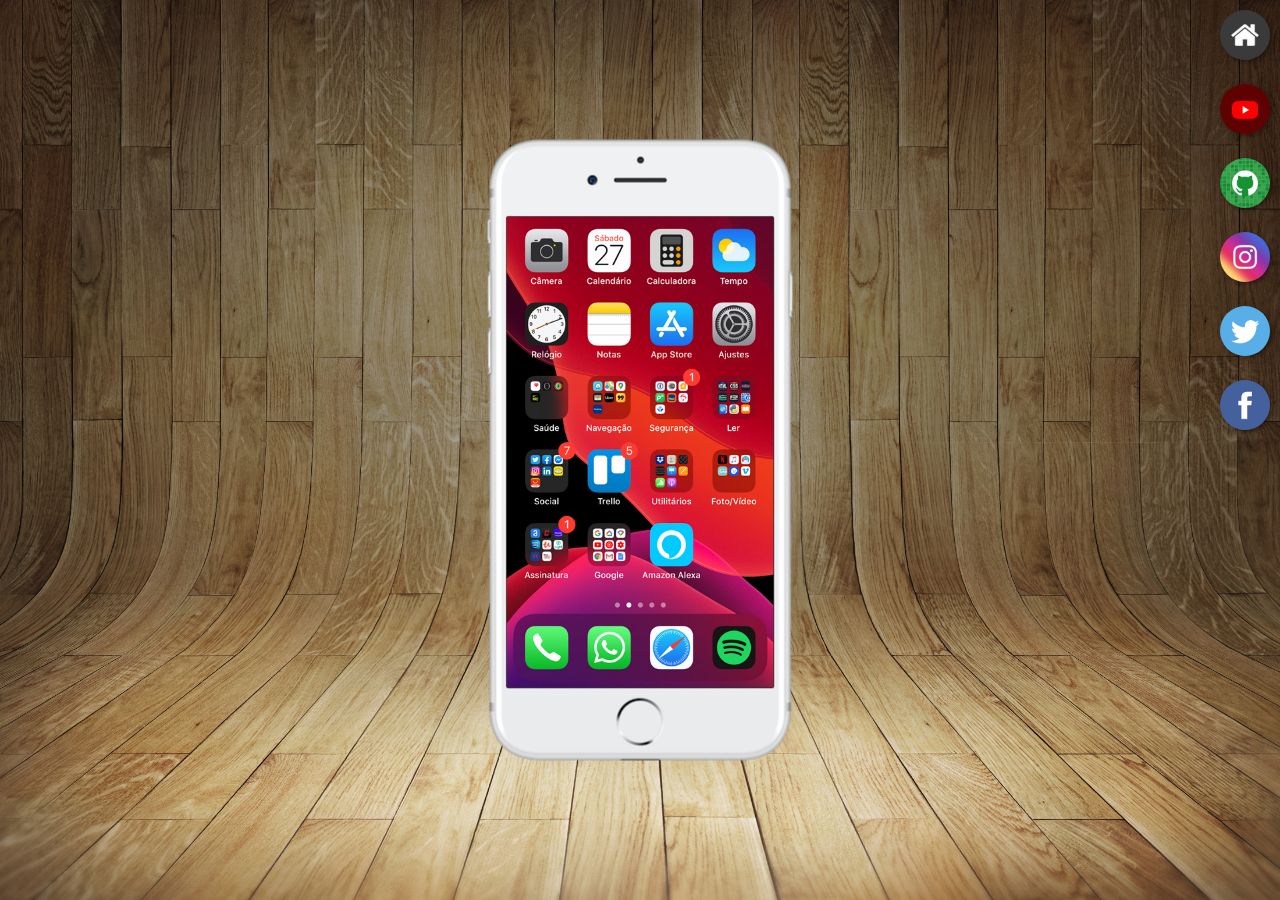
<file: index.html>
<!DOCTYPE html>
<html lang="pt-br">
<head>
    <meta charset="UTF-8">
    <meta name="viewport" content="width=device-width, initial-scale=1.0">
    <link rel="shortcut icon" href="favicon.ico" type="image/x-icon">
    <title>Projeto Redes Sociais</title>
    <link rel="stylesheet" href="estilos/style.css">
</head>
<body>
    <main>
        <section id="telefone">
            <iframe src="home.html" name="tela" id="tela" frameborder="0">
                Seu navegador não é compativel com isso.
            </iframe>
        </section>
        <section id="redes-sociais">
            <a href="home.html" target="tela"><img src="imagens/logo-home.jpg" alt=""></a> <br>
            <a href="youtube.html" target="tela"><img src="imagens/logo-youtube.jpg" alt=""></a> <br>
            <a href="github.html" target="tela"><img src="imagens/logo-github.jpg" alt=""></a> <br>
            <a href="instagram.html" target="tela"><img src="imagens/logo-instagram.jpg" alt=""></a> <br>
            <a href="twitter.html" target="tela"><img src="imagens/logo-twitter.jpg" alt=""></a> <br>
            <a href="facebook.html" target="tela"><img src="imagens/logo-facebook.jpg" alt=""></a>
        </section>  
    </main>
</body>
</html>
</file>
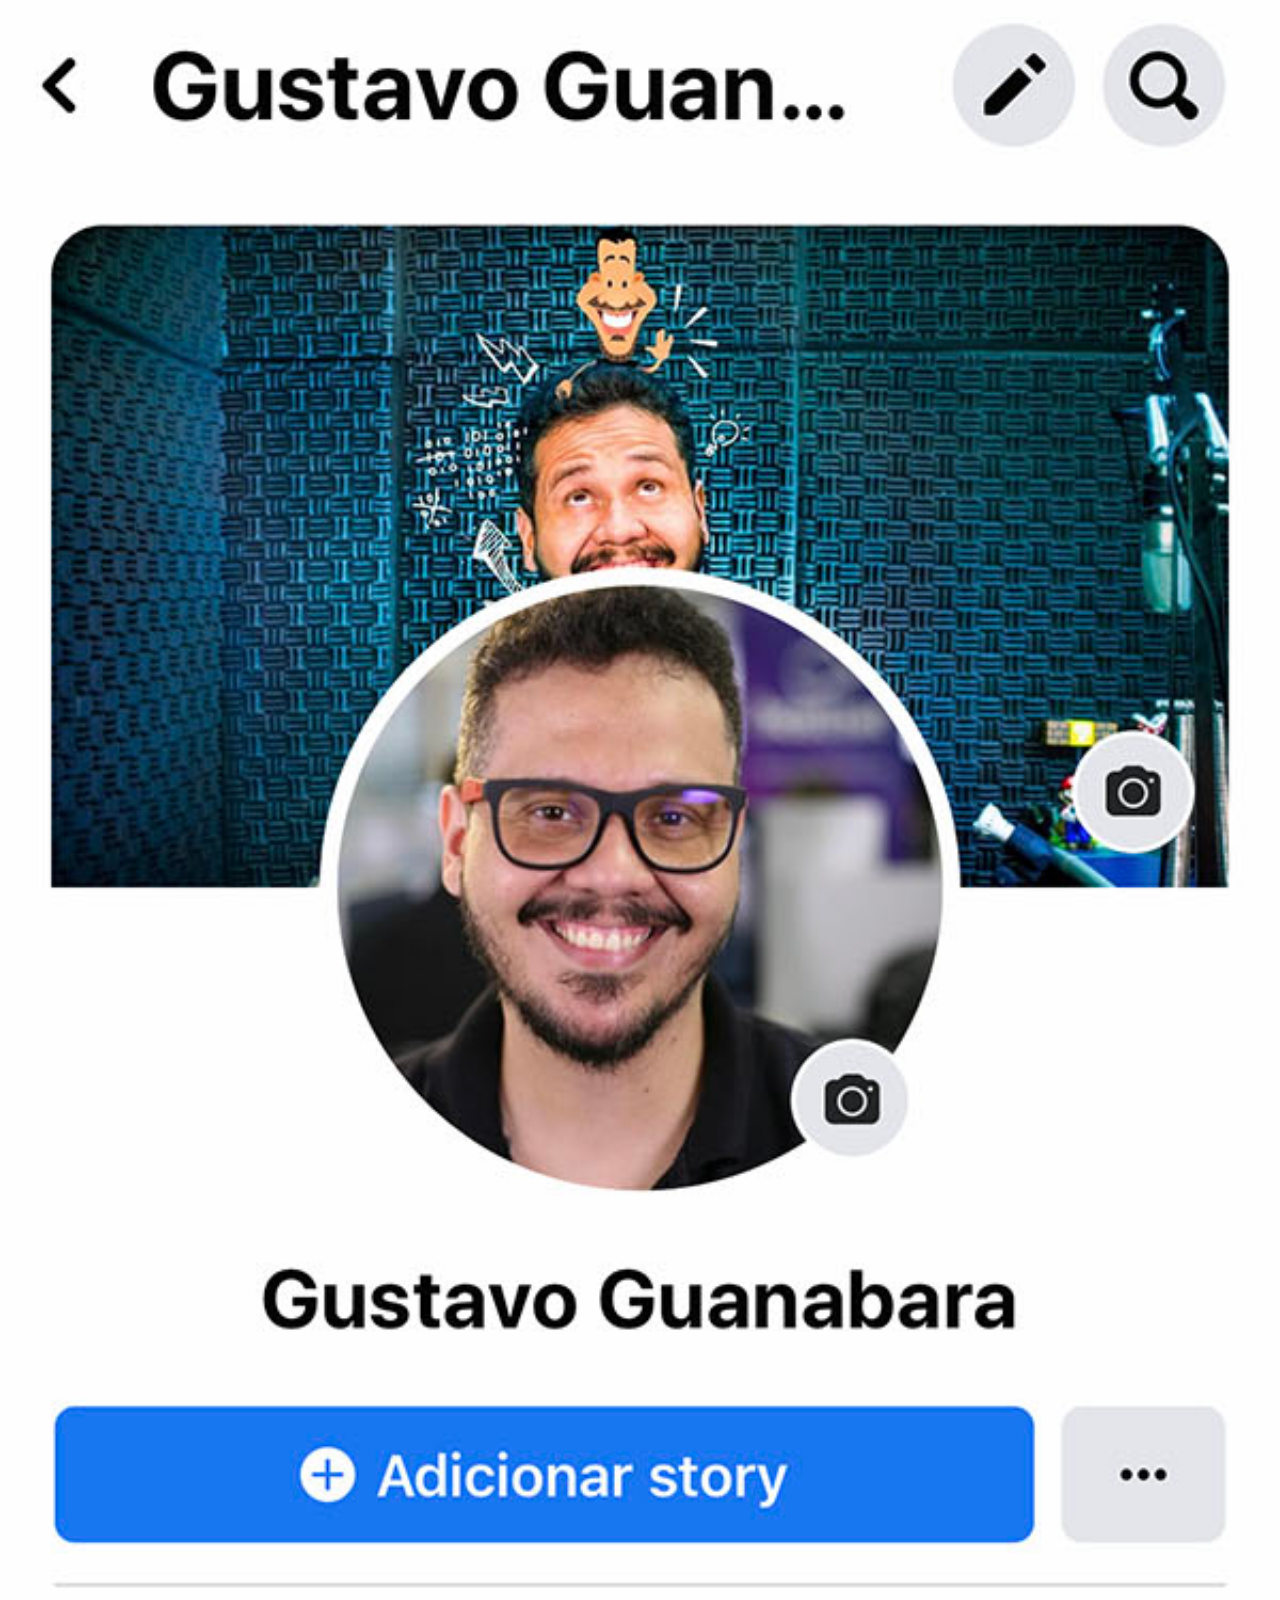
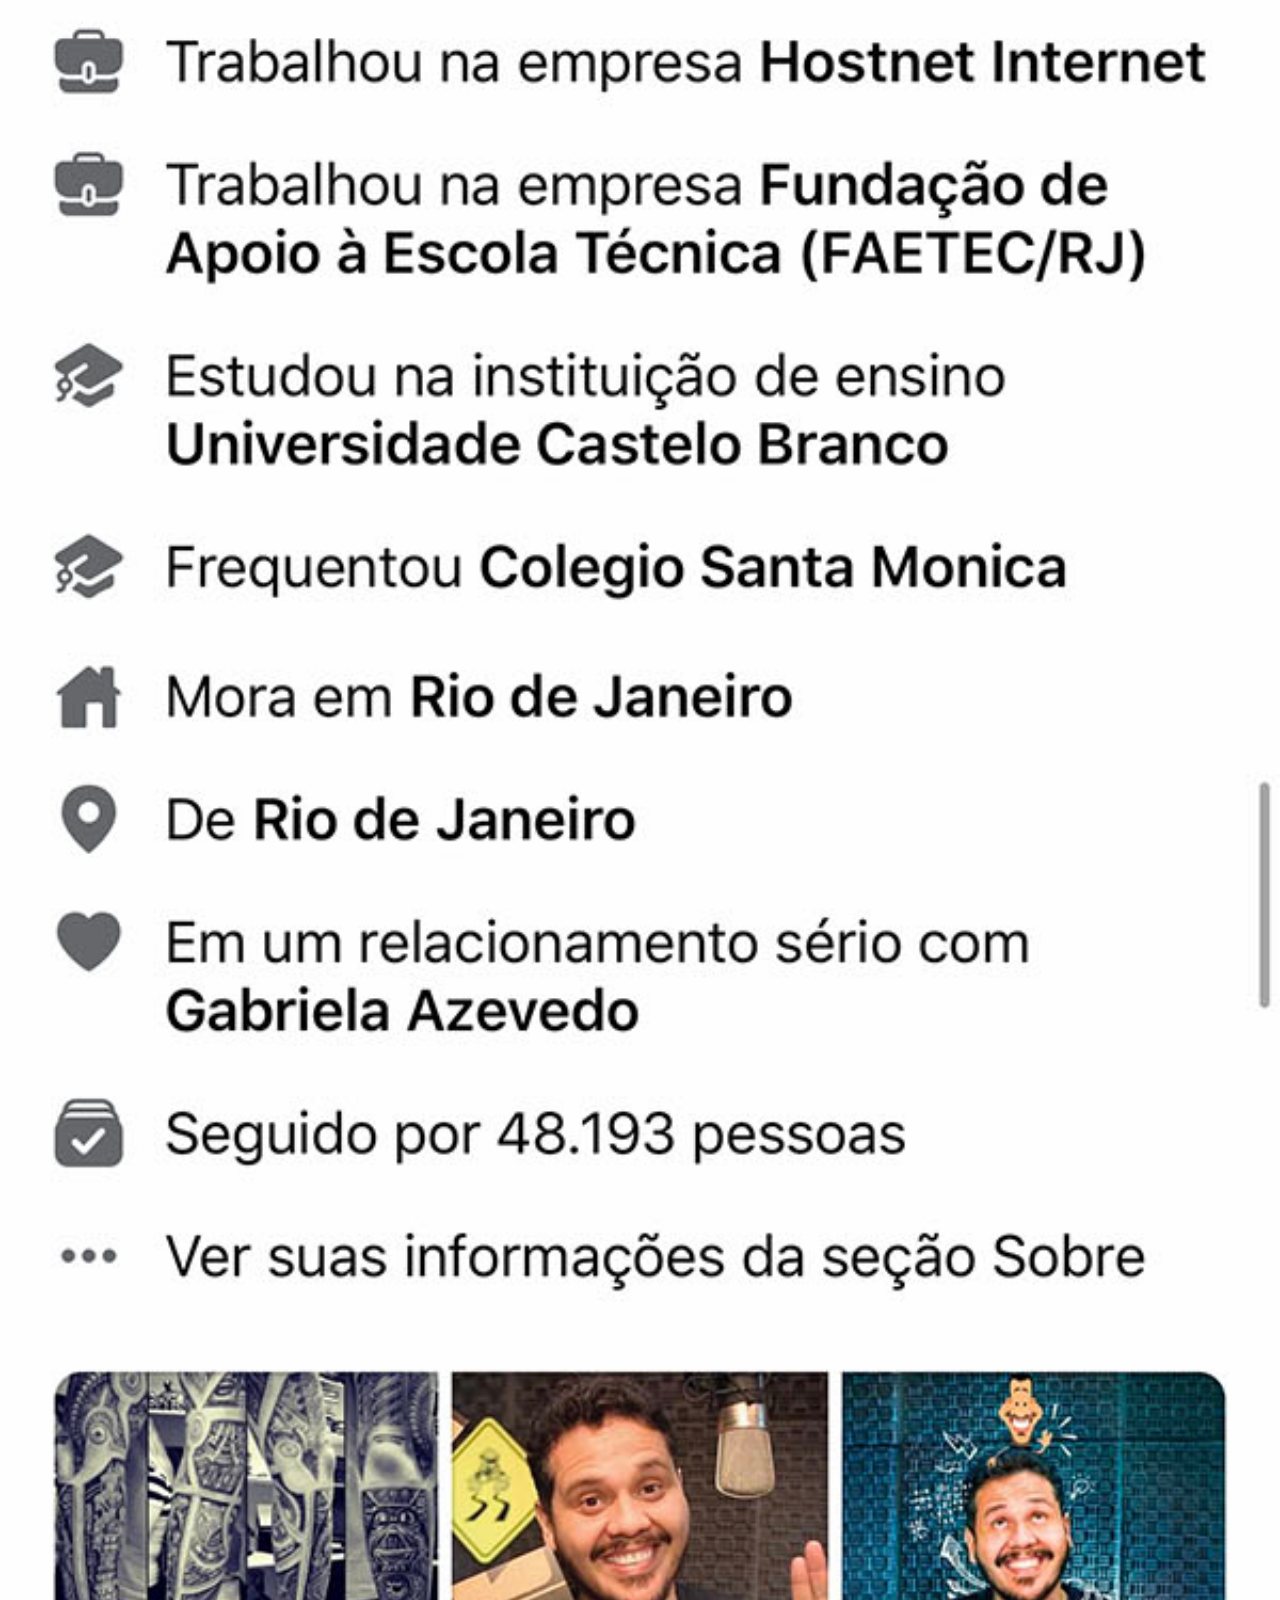
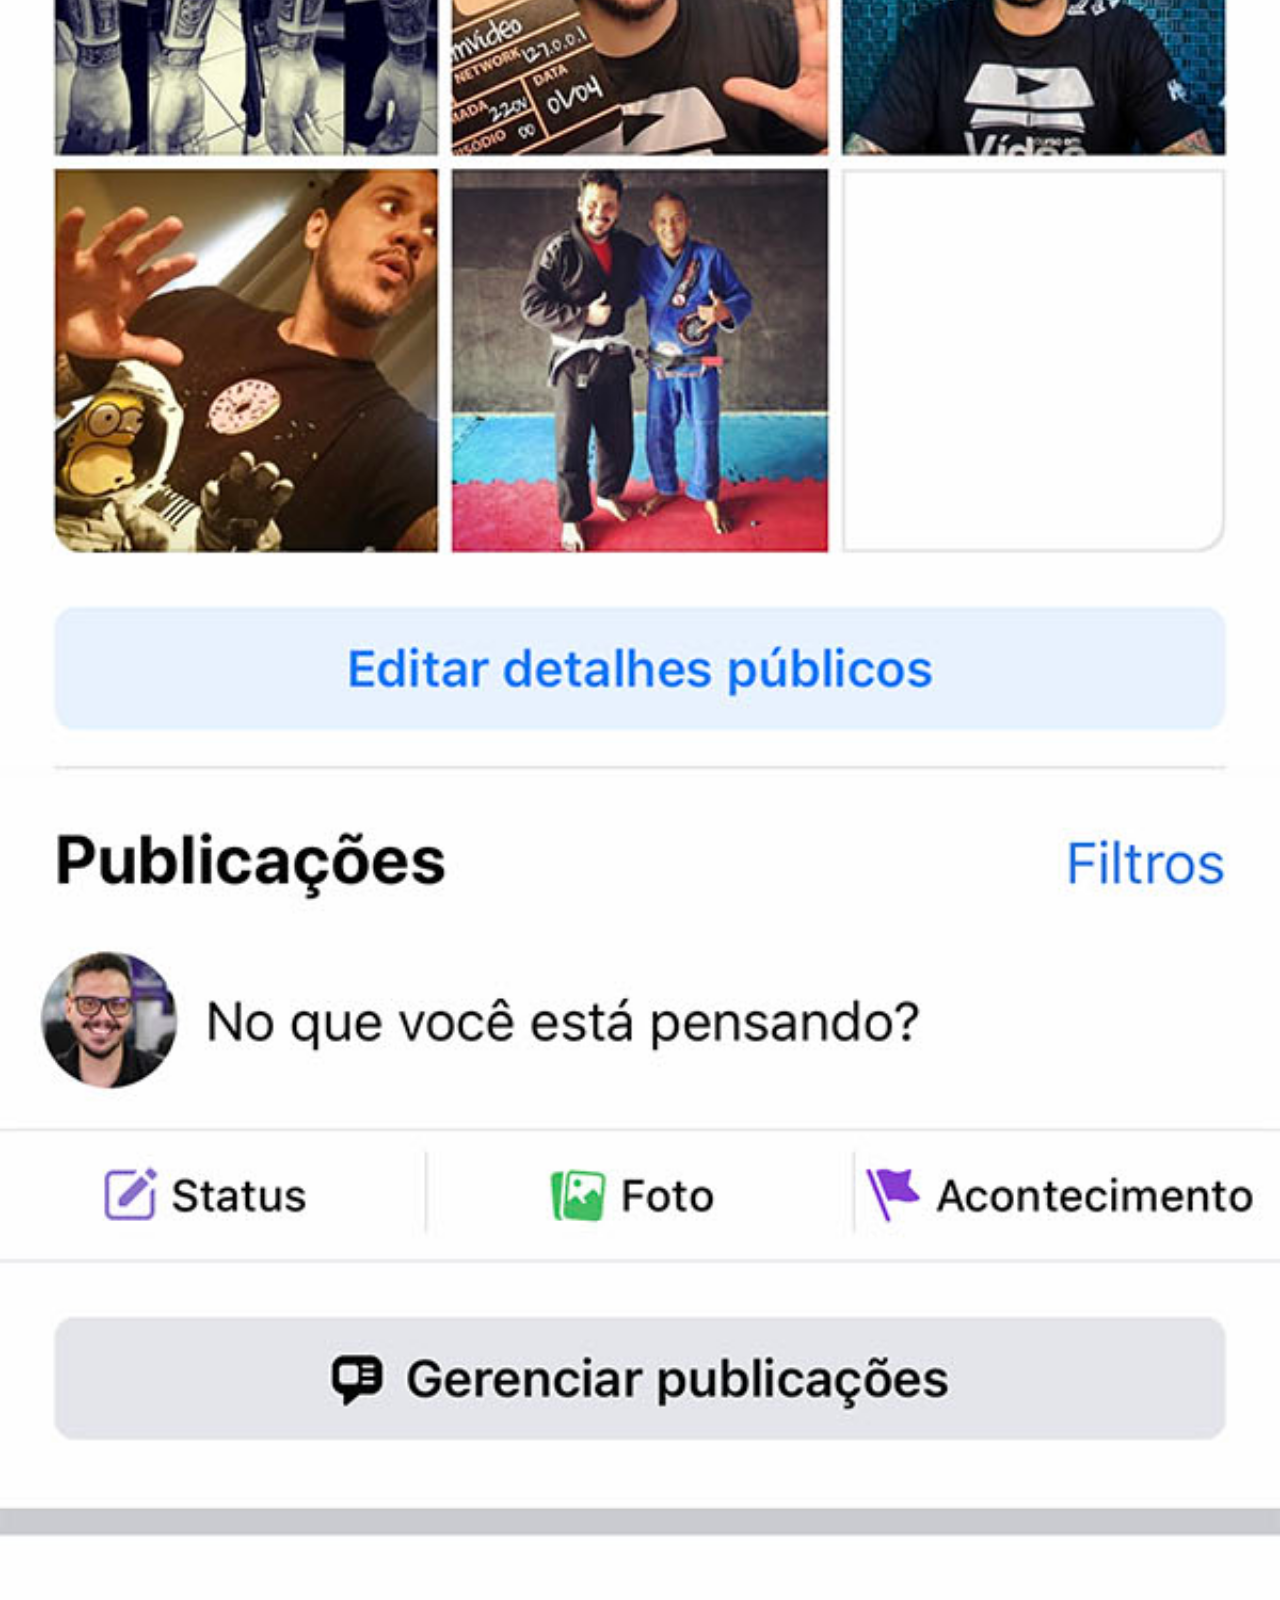
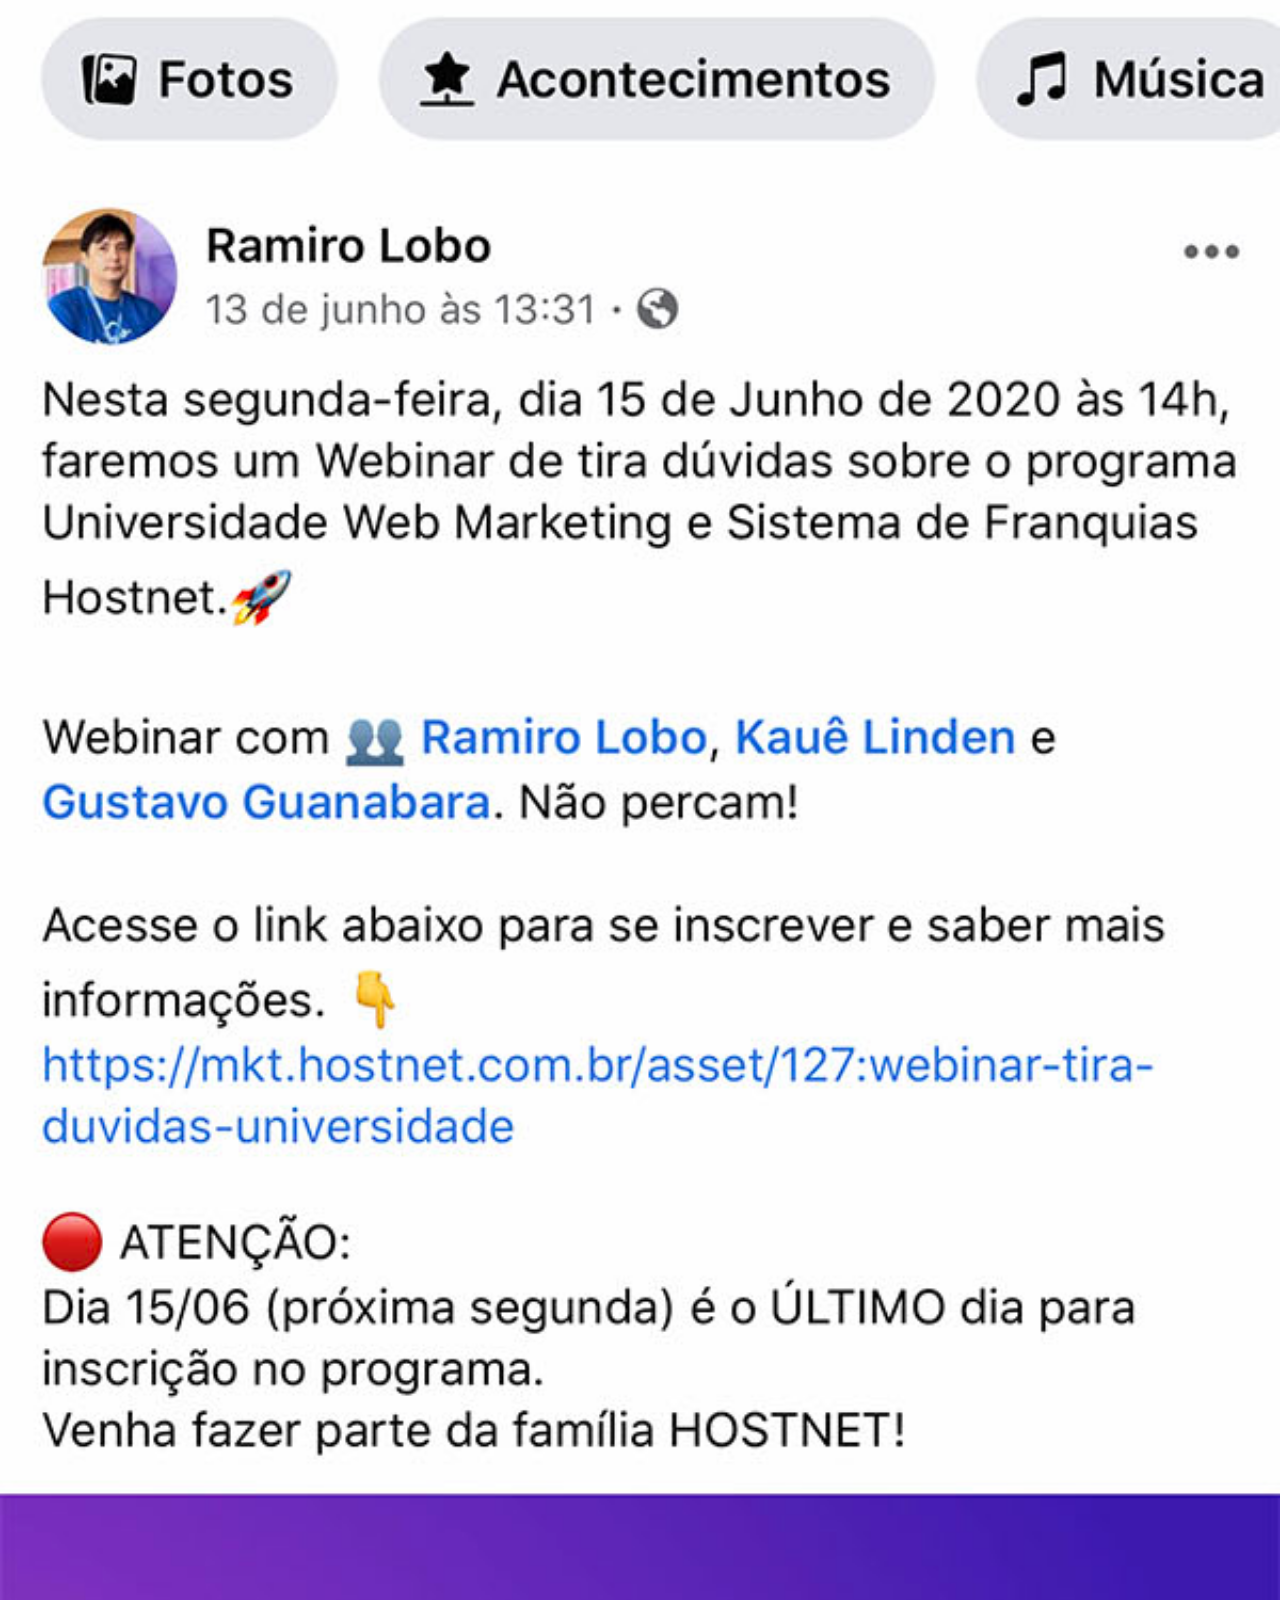
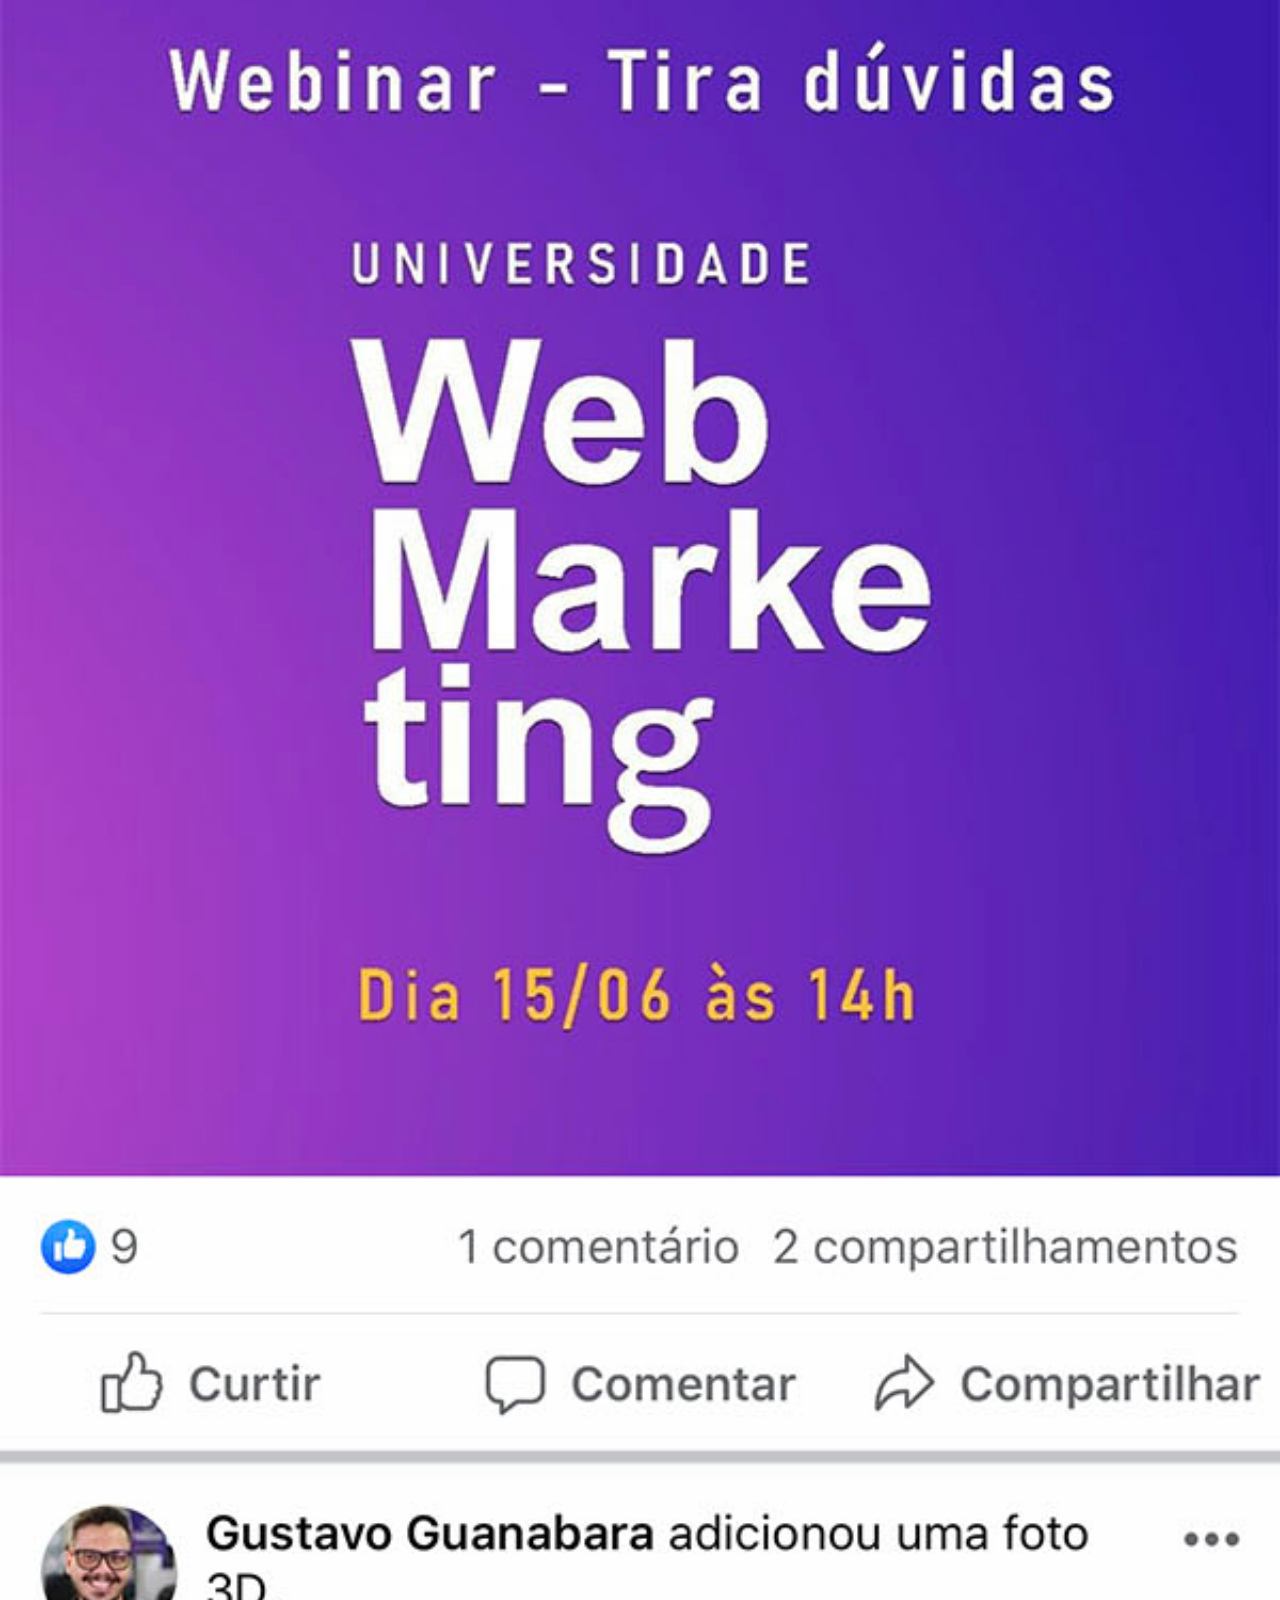
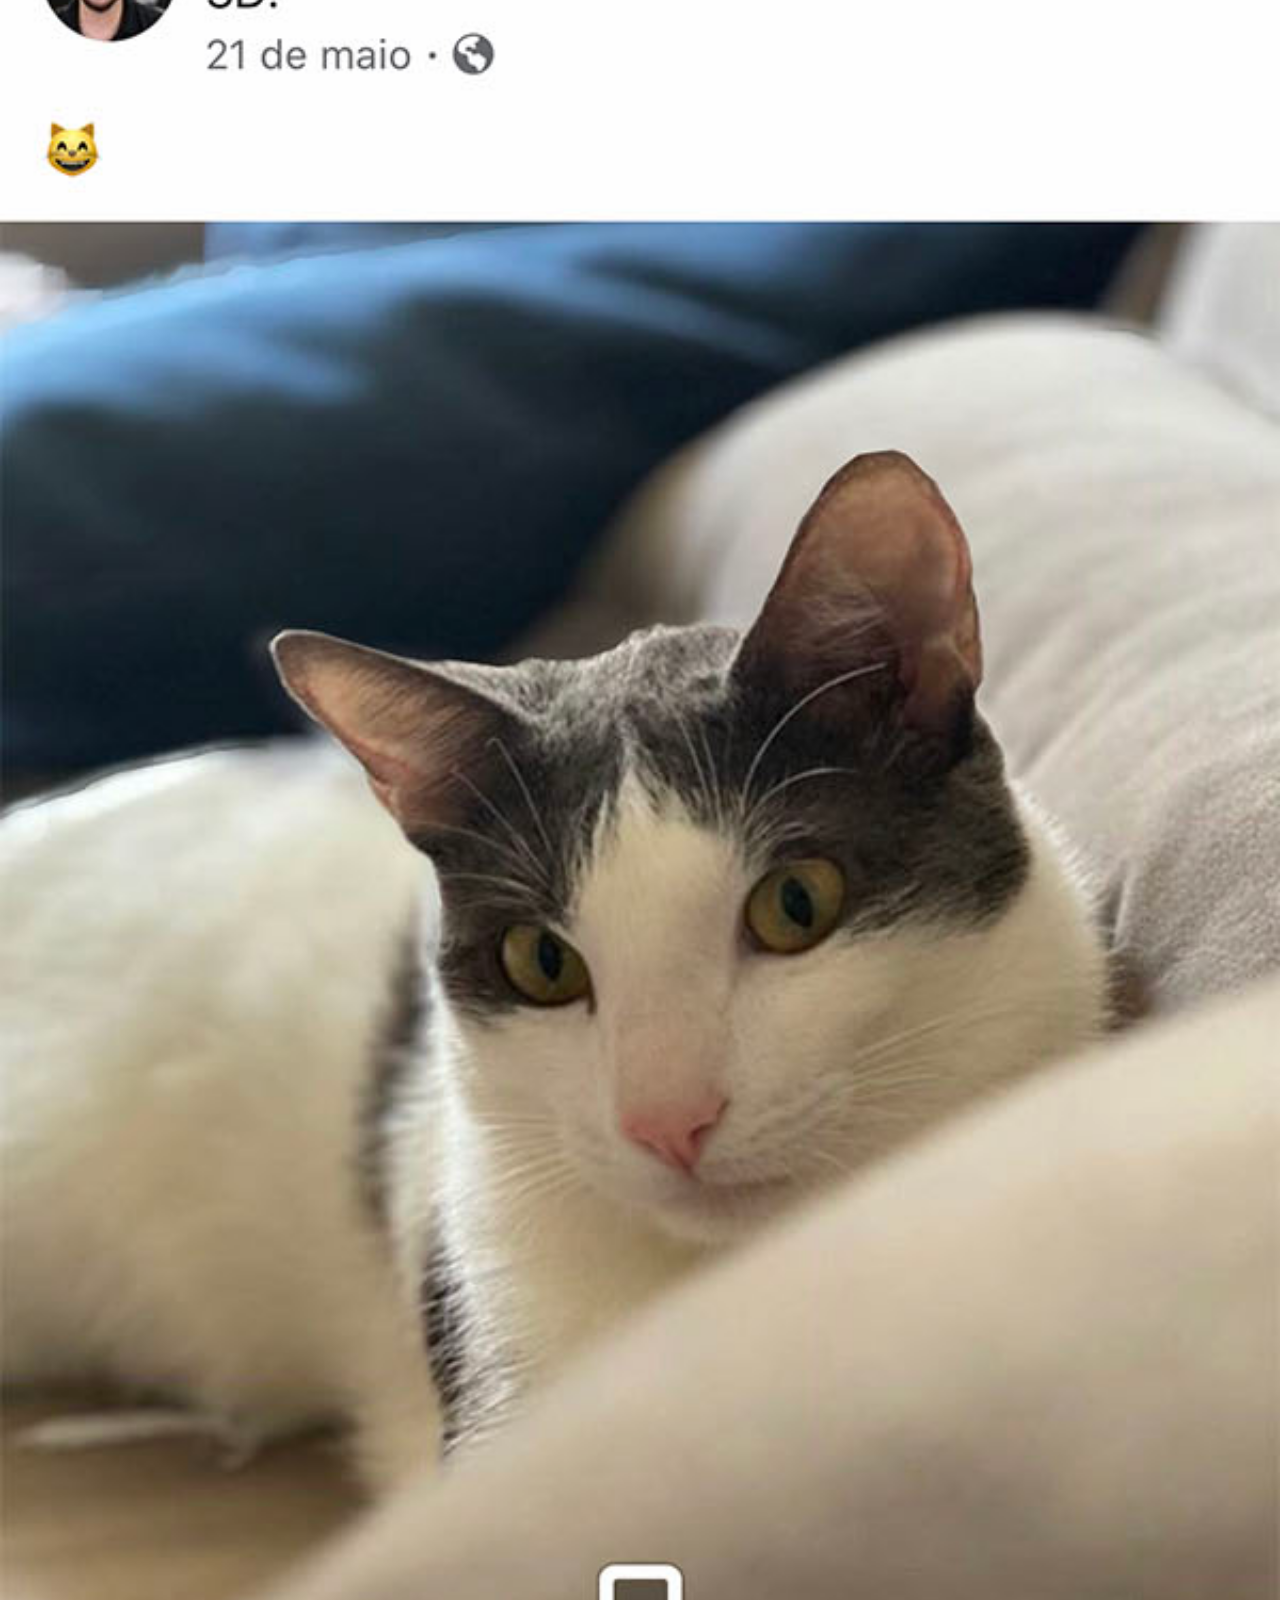
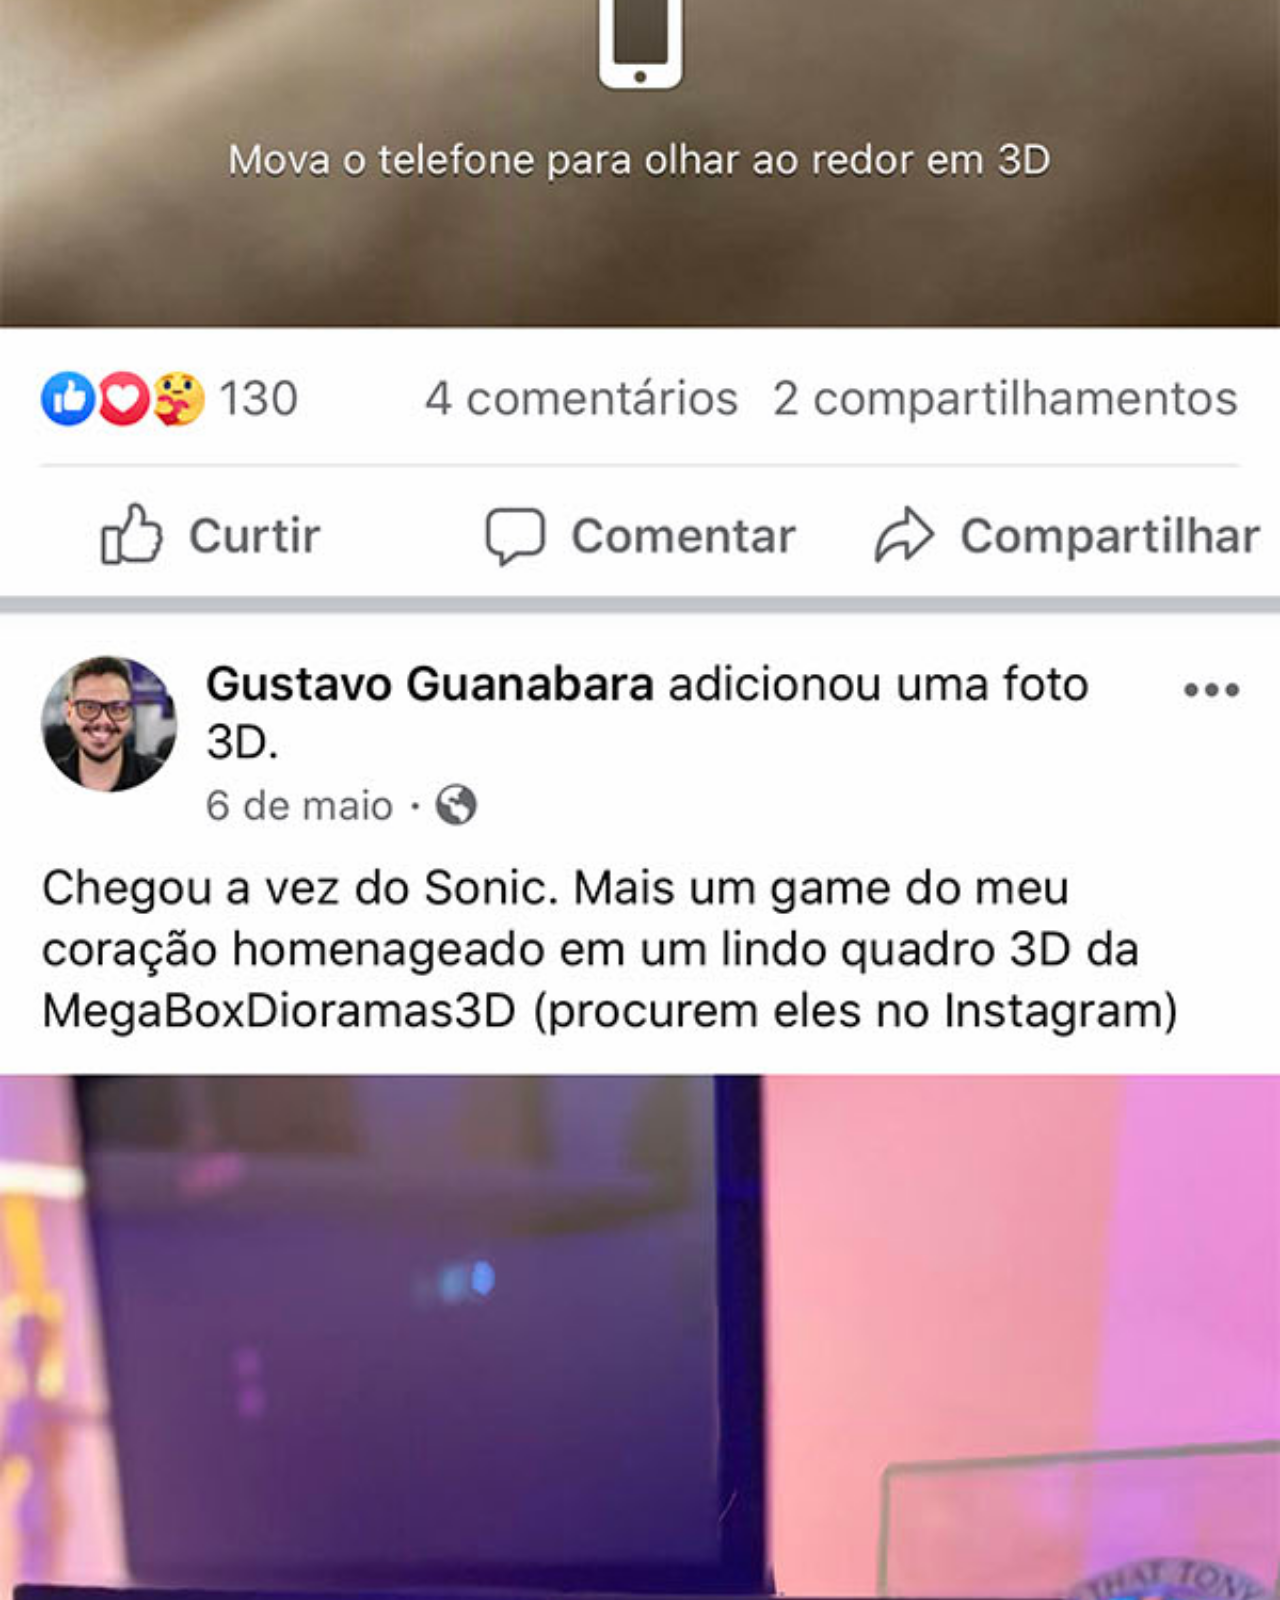
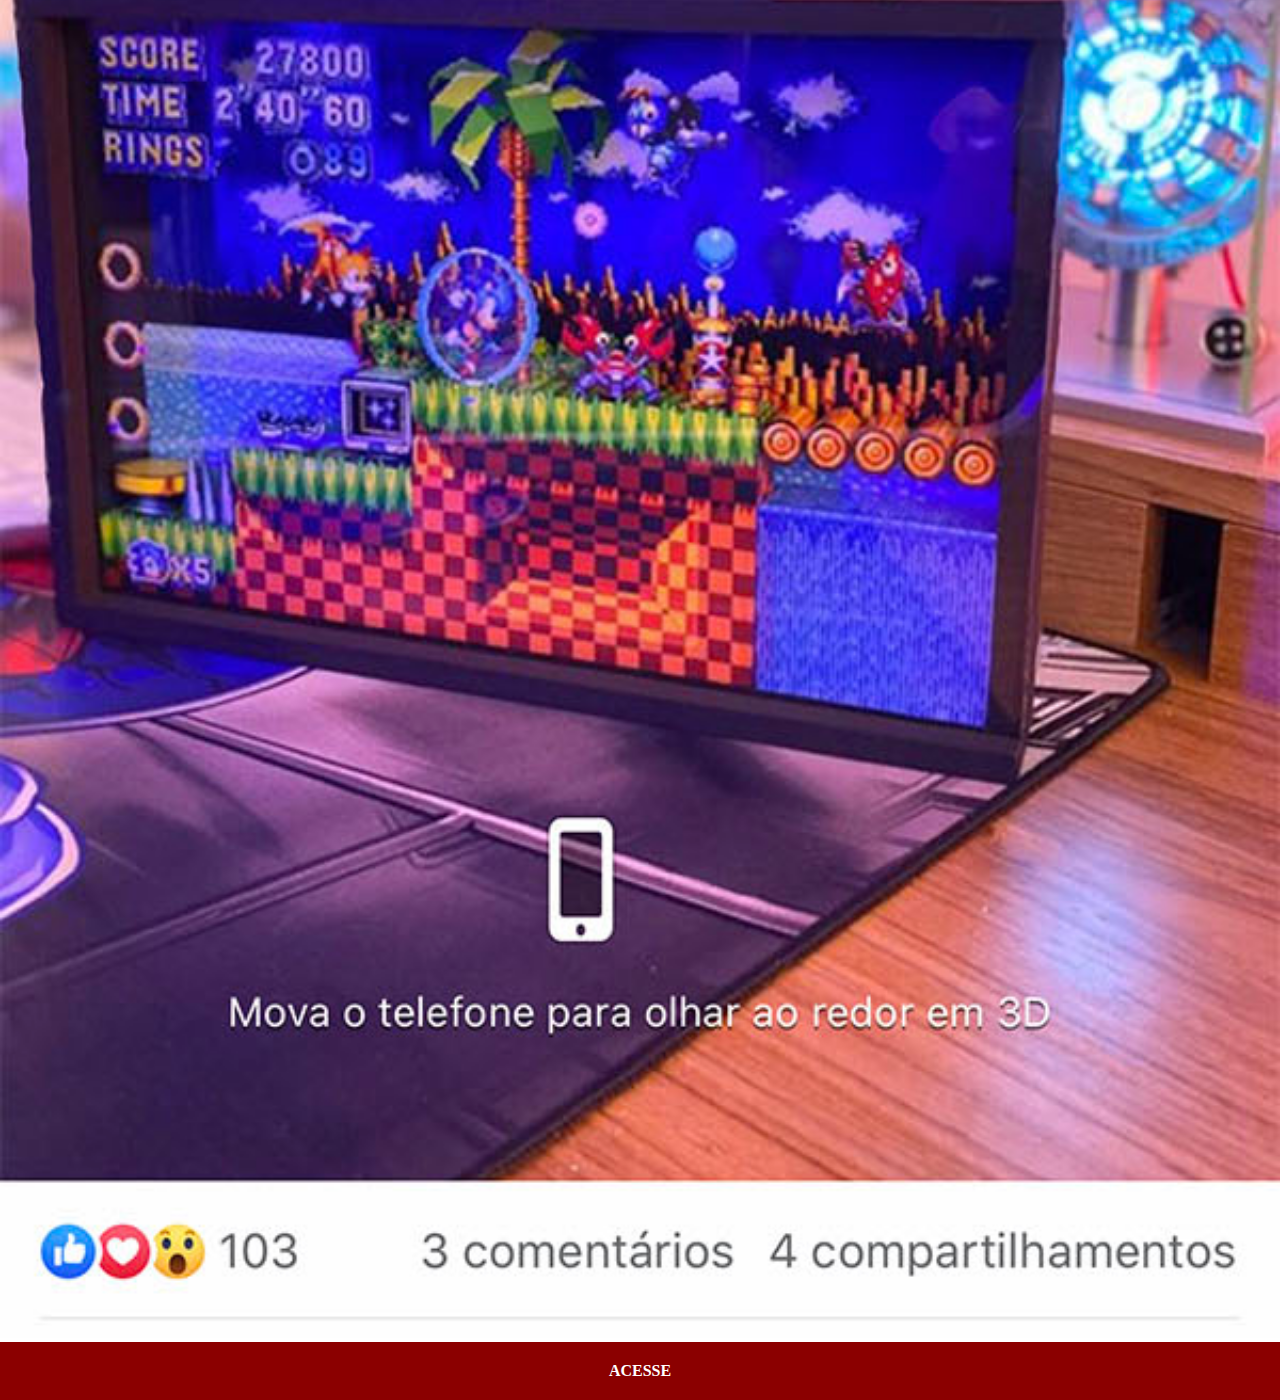
<file: facebook.html>
<!DOCTYPE html>
<html lang="pt-br">
<head>
    <meta charset="UTF-8">
    <meta name="viewport" content="width=device-width, initial-scale=1.0">
    <title>Facebook</title>
    <link rel="stylesheet" href="estilos/social.css">
</head>
<body>
    <img src="imagens/tela-facebook.jpg" alt="facebook">
    <a href="https://www.facebook.com" target="_blank">ACESSE</a>
</body>
</html>
</file>
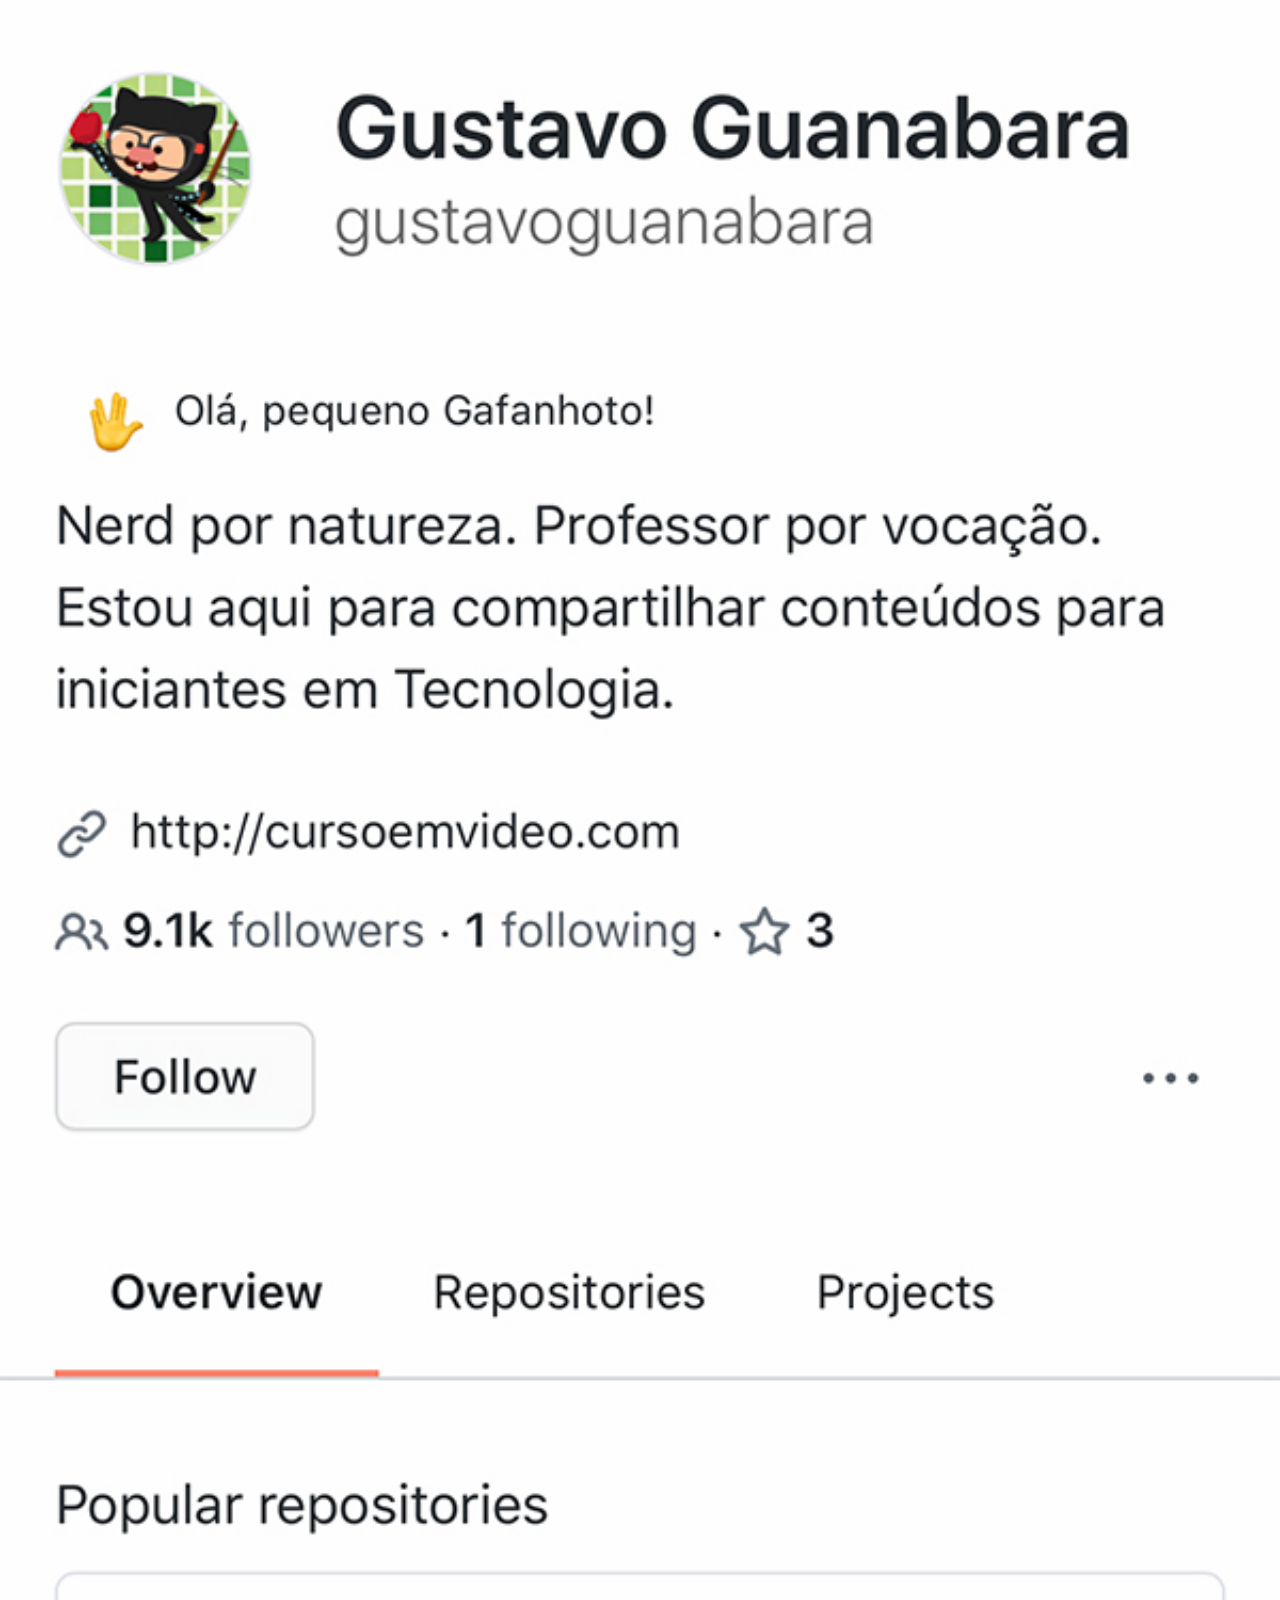
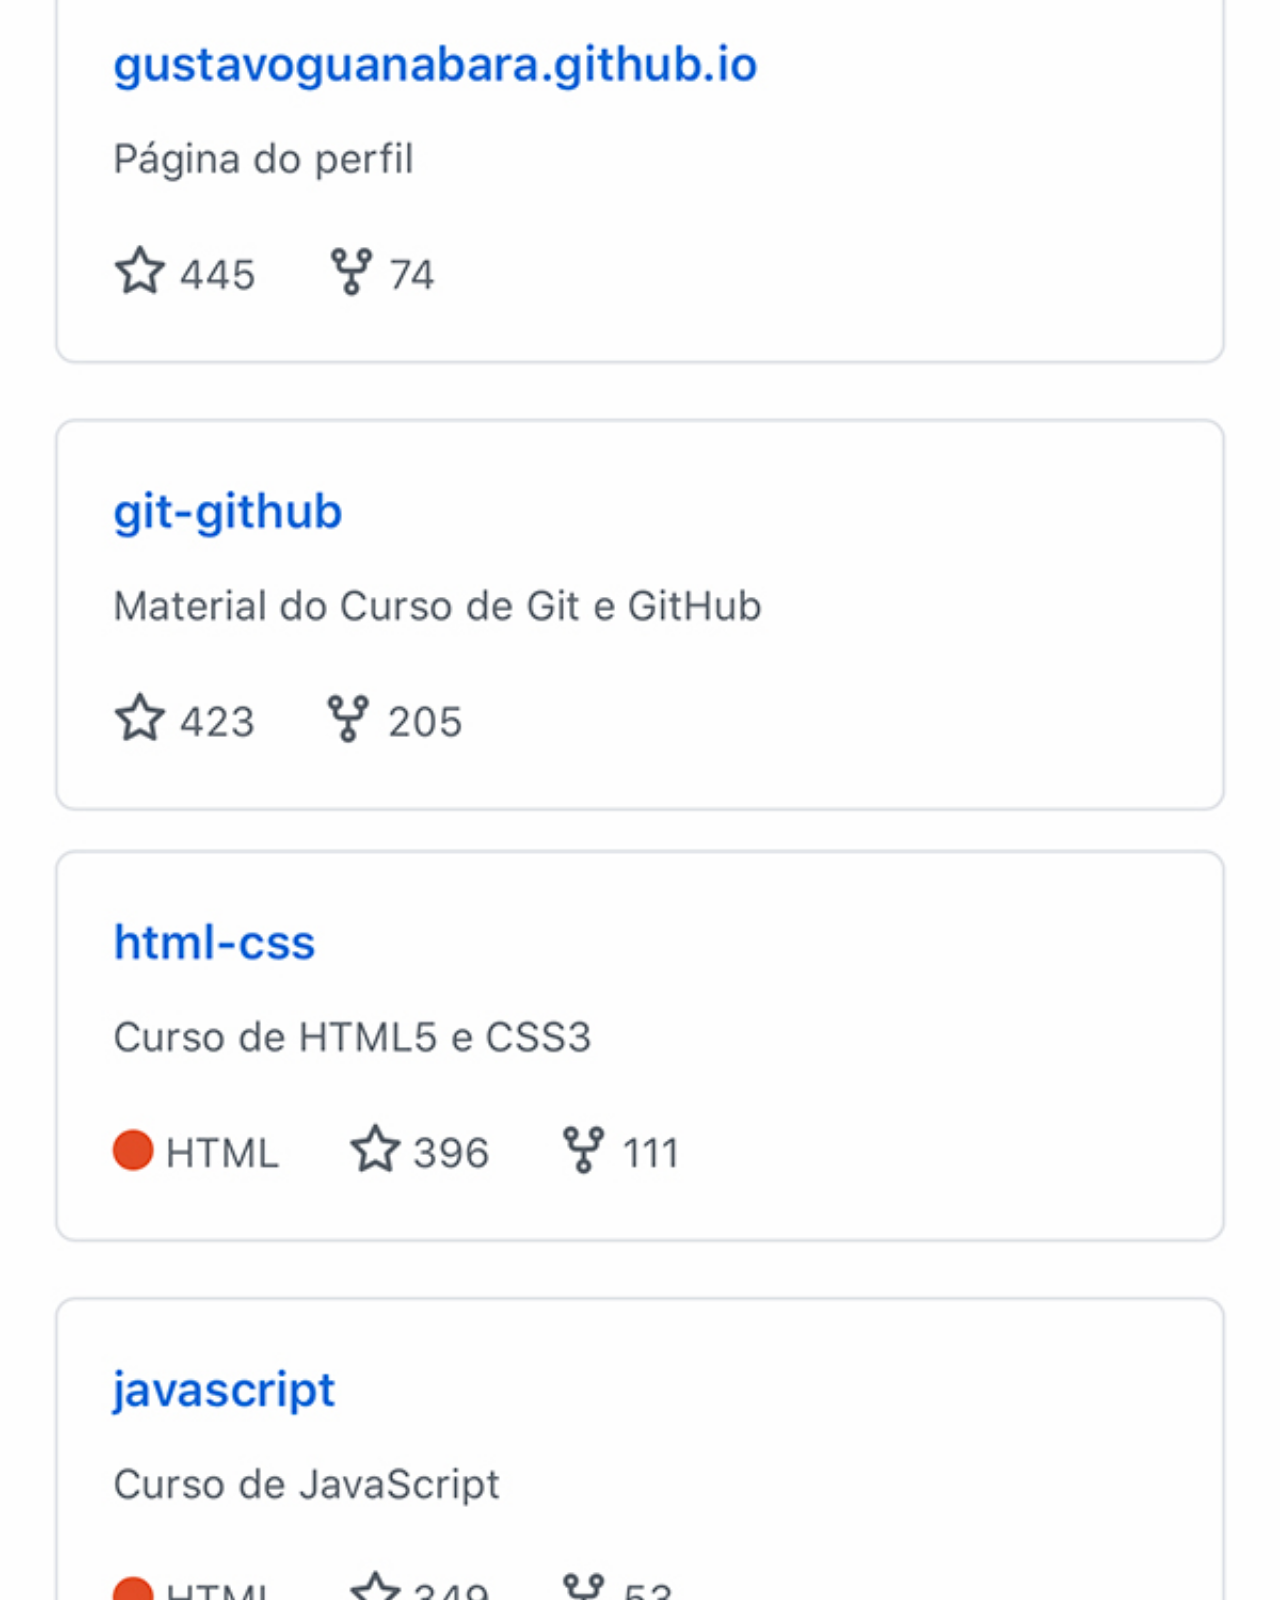
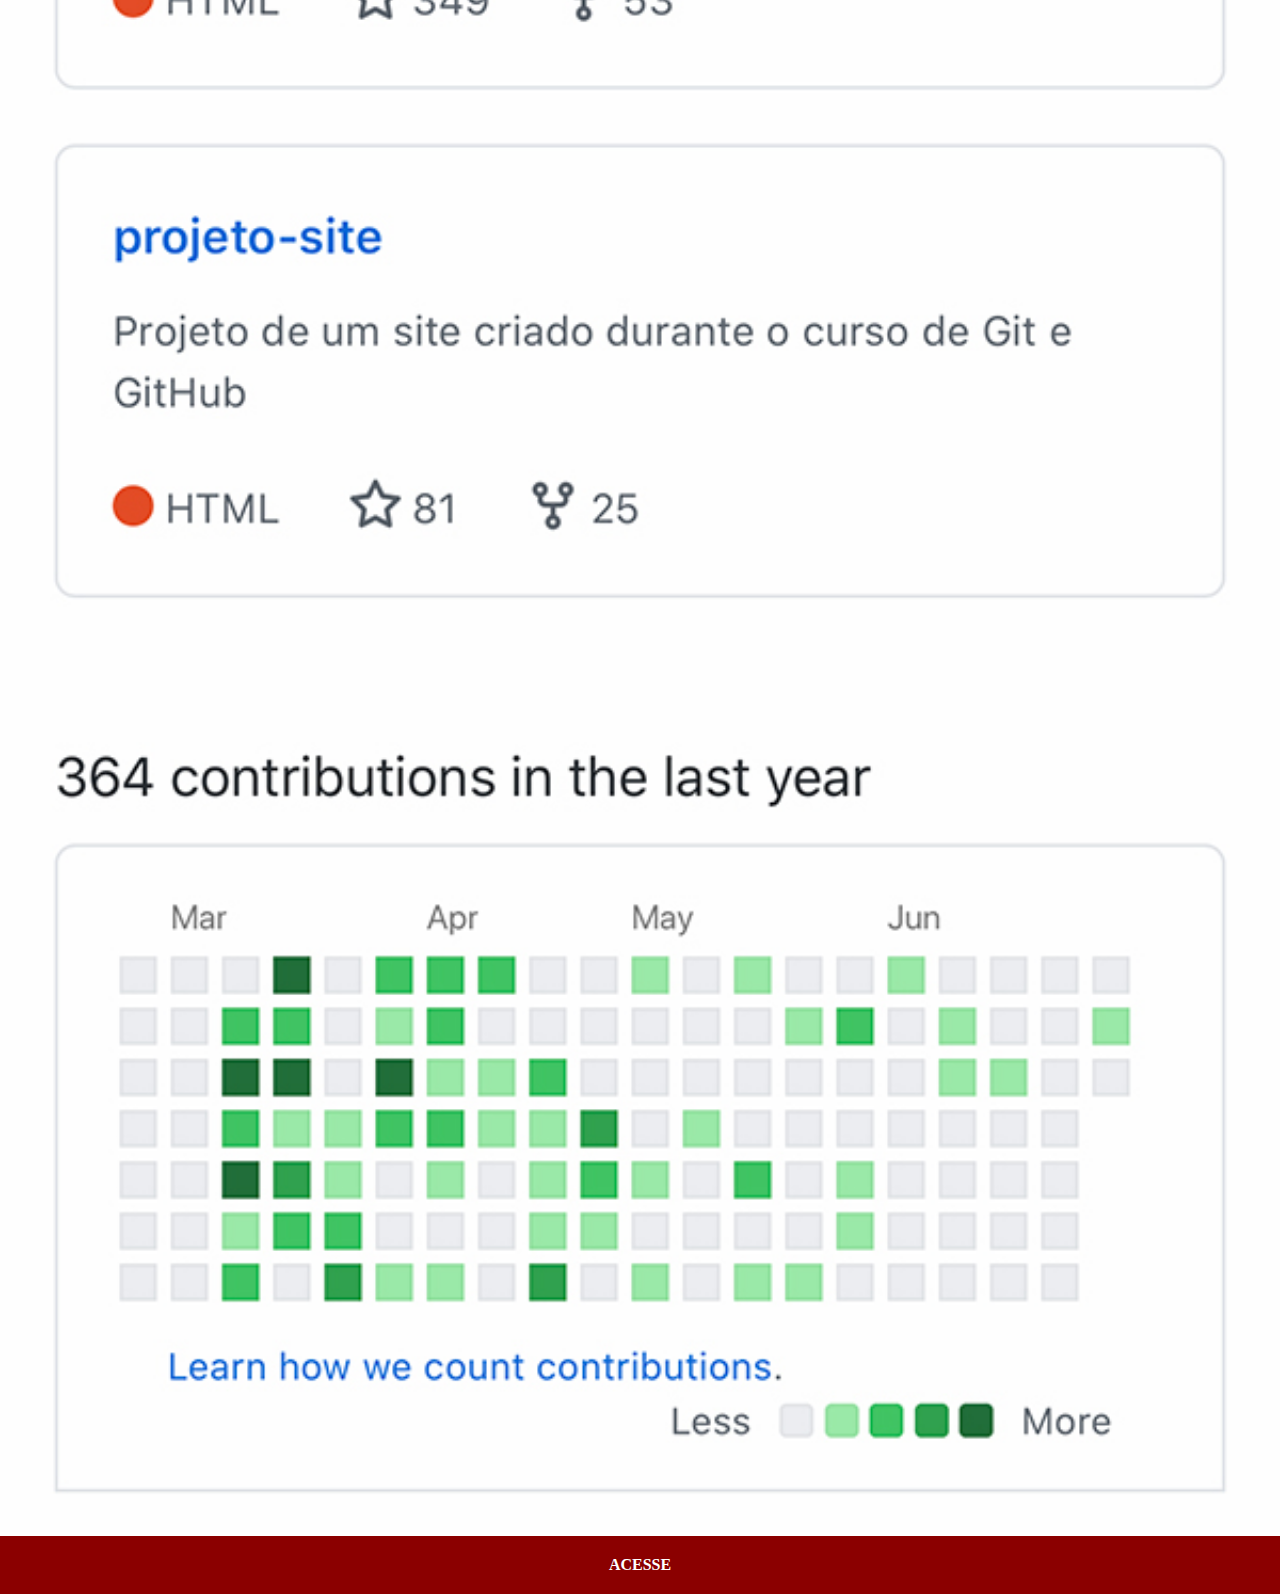
<file: github.html>
<!DOCTYPE html>
<html lang="pt-br">
<head>
    <meta charset="UTF-8">
    <meta name="viewport" content="width=device-width, initial-scale=1.0">
    <title>GitHub</title>
    <link rel="stylesheet" href="estilos/social.css">
</head>
<body>
    <img src="imagens/tela-github.jpg" alt="GitHub">
    <a href="https://github.com/gustavoguanabara/" target="_blank">ACESSE</a>
</body>
</html>
</file>
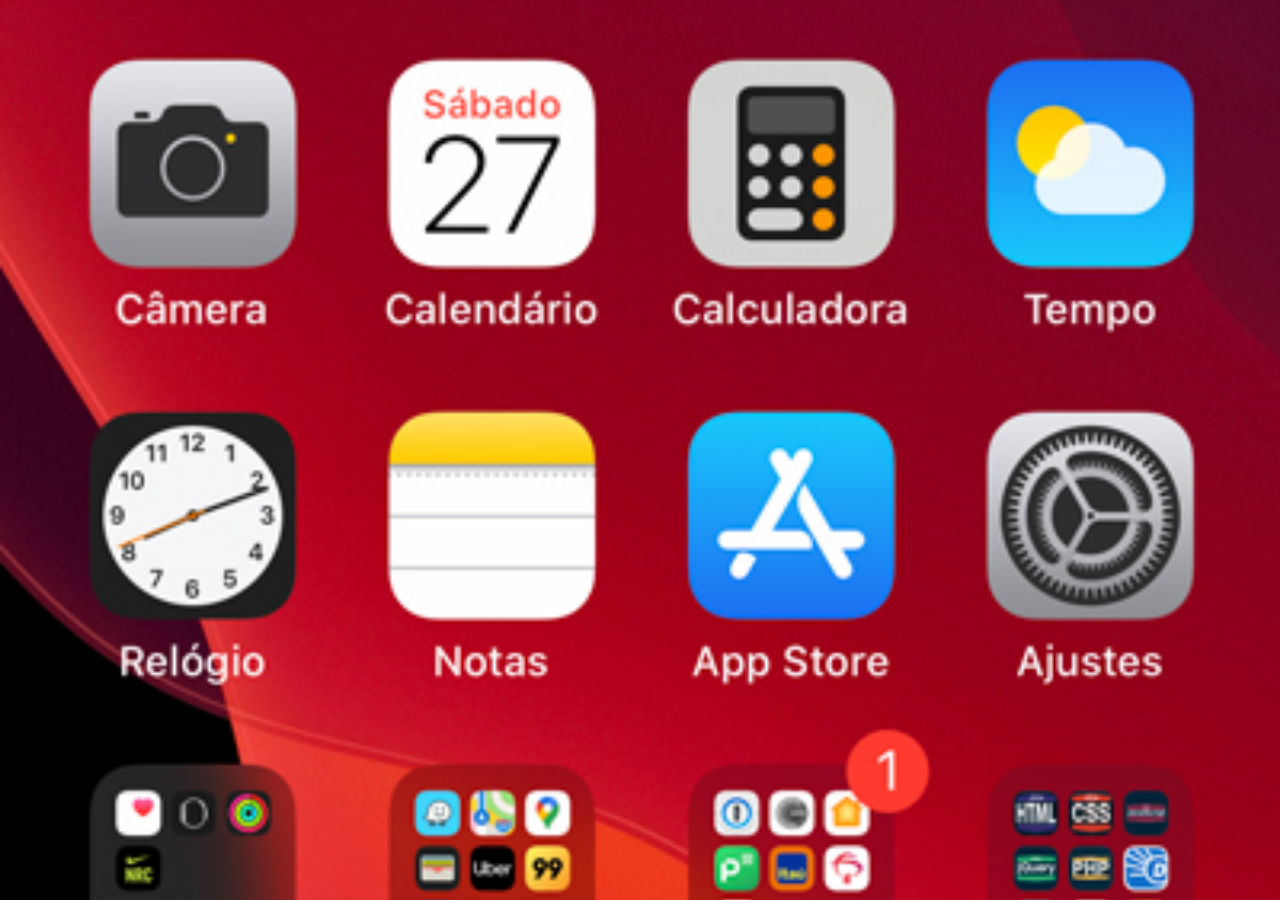
<file: home.html>
<!DOCTYPE html>
<html lang="pt-br">
<head>
    <meta charset="UTF-8">
    <meta name="viewport" content="width=device-width, initial-scale=1.0">
    <title>Home</title>
    <style>
        * {
            margin: 0;
            padding: 0;
        }

        body {
            width: 100vw;
            height: 100vh;
            background: black url('imagens/tela-home.jpg') no-repeat top center;
            background-size: cover;
        }
    </style>
</head>
<body>
    
</body>
</html>
</file>
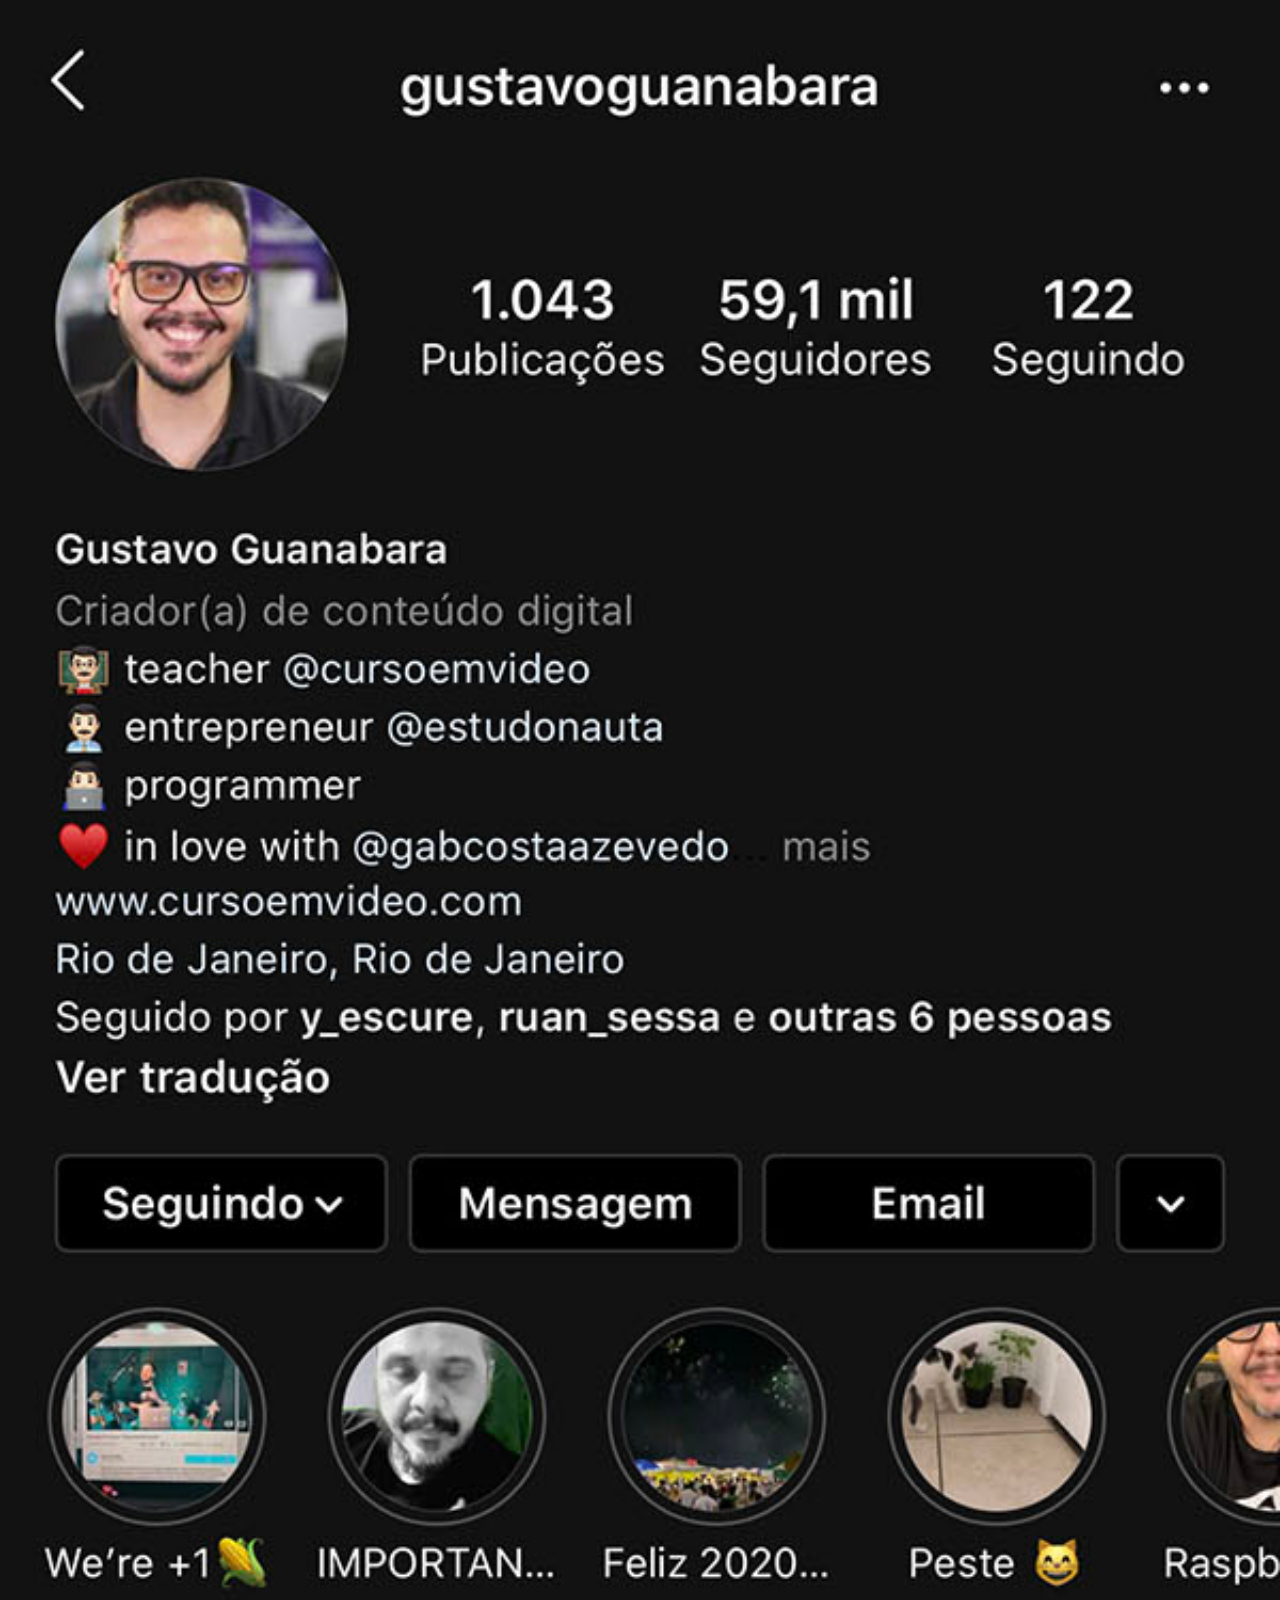
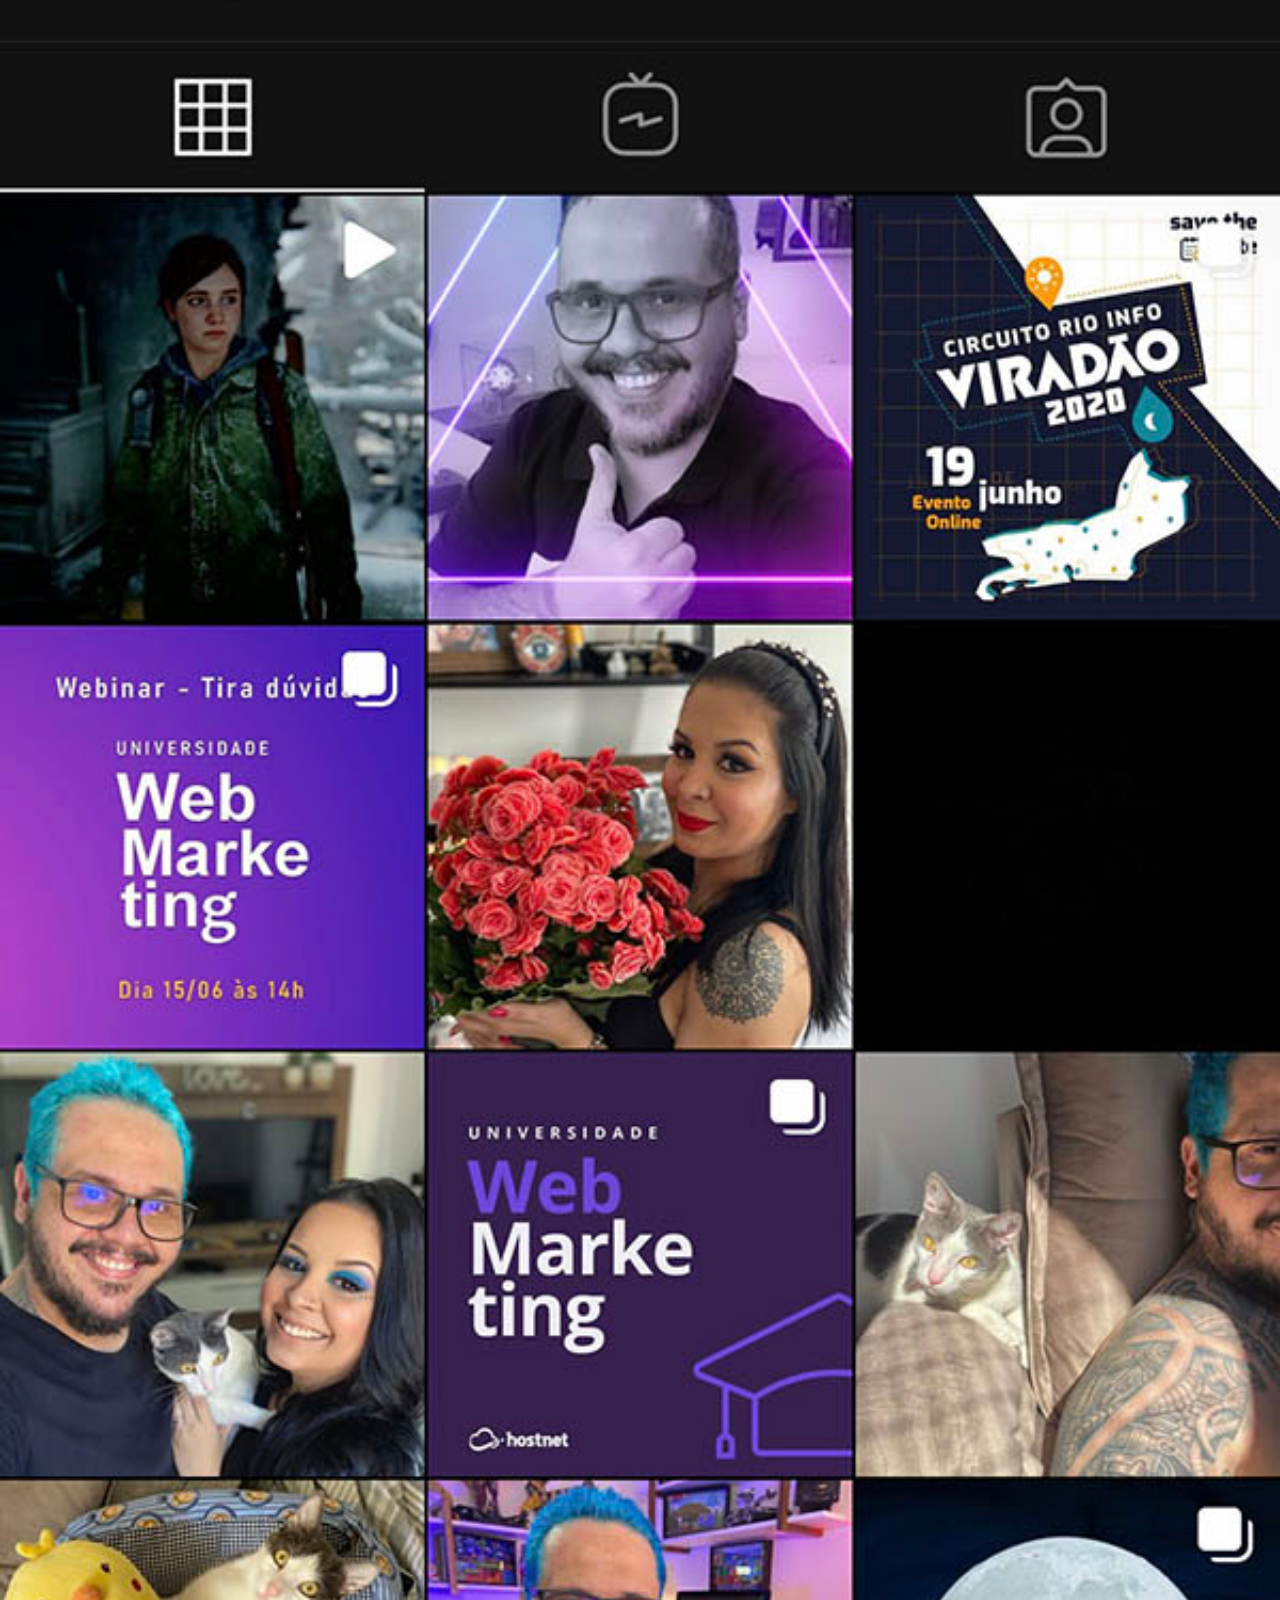
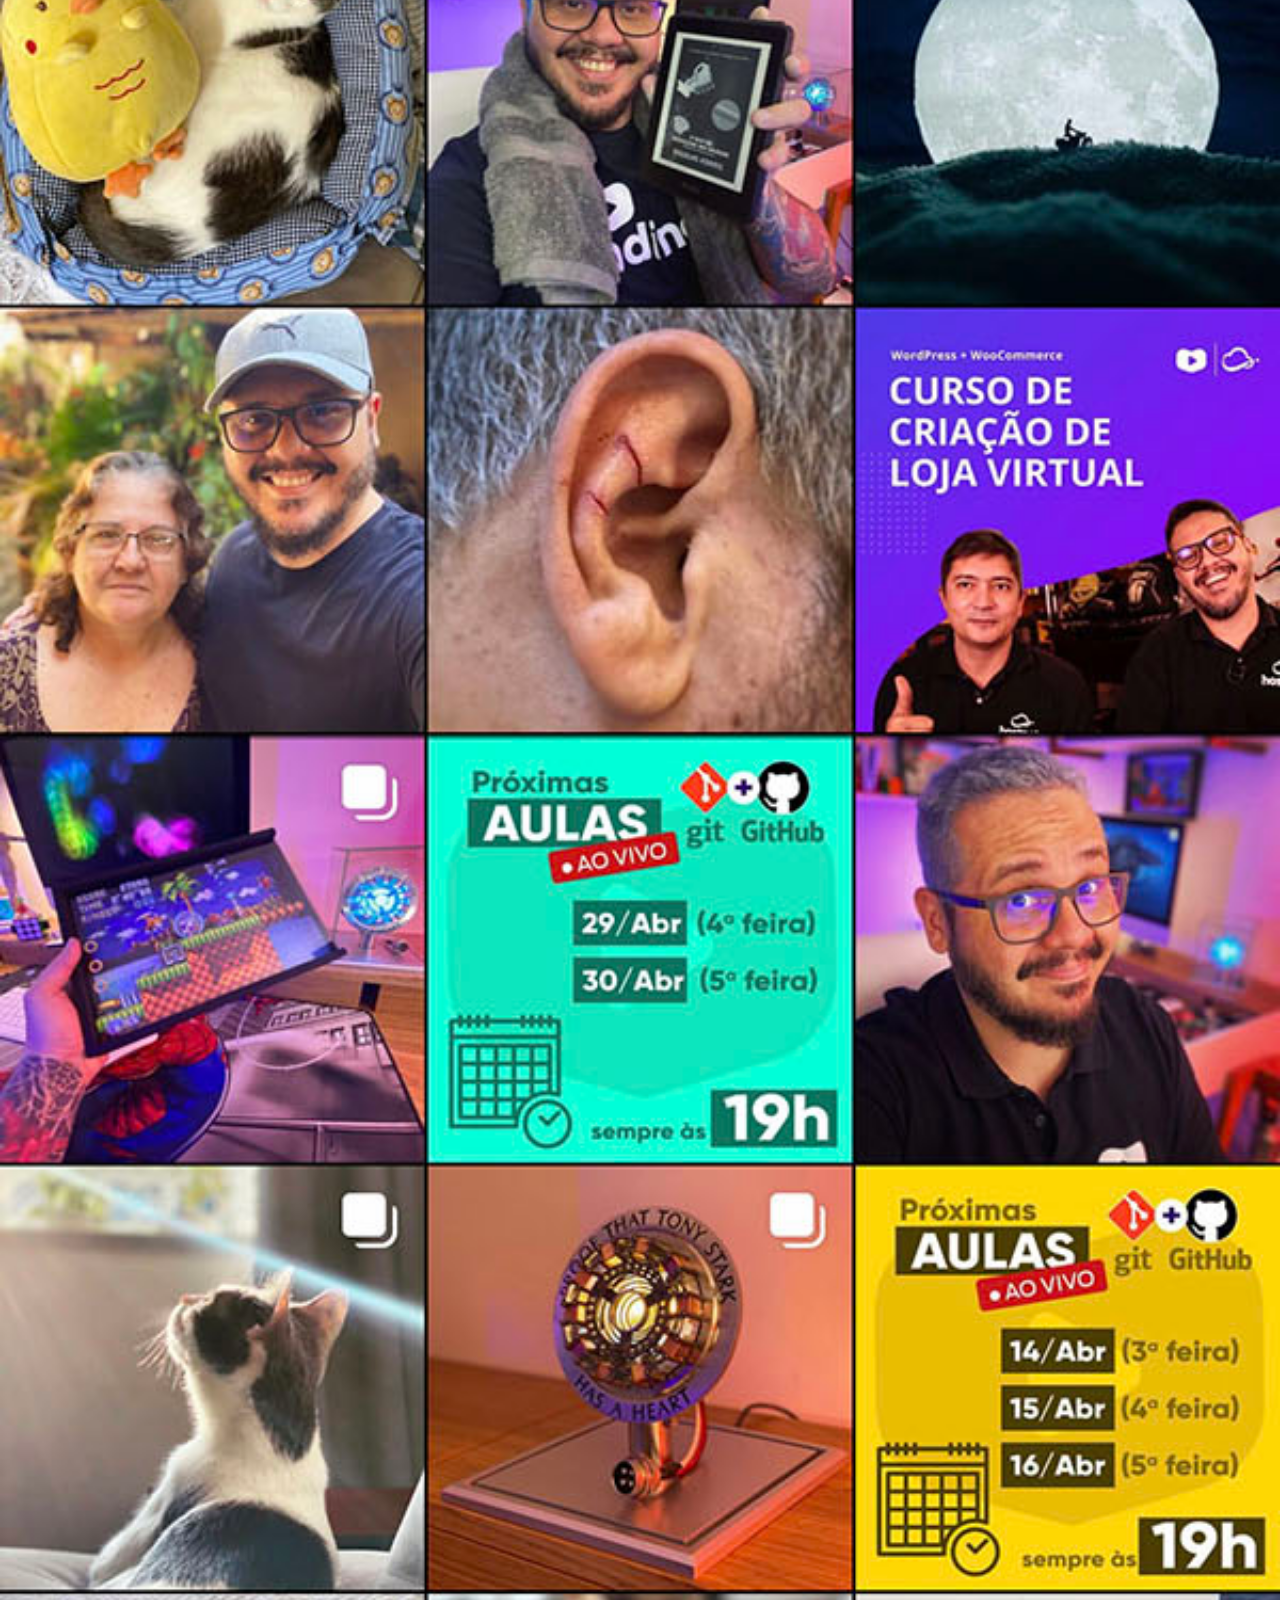
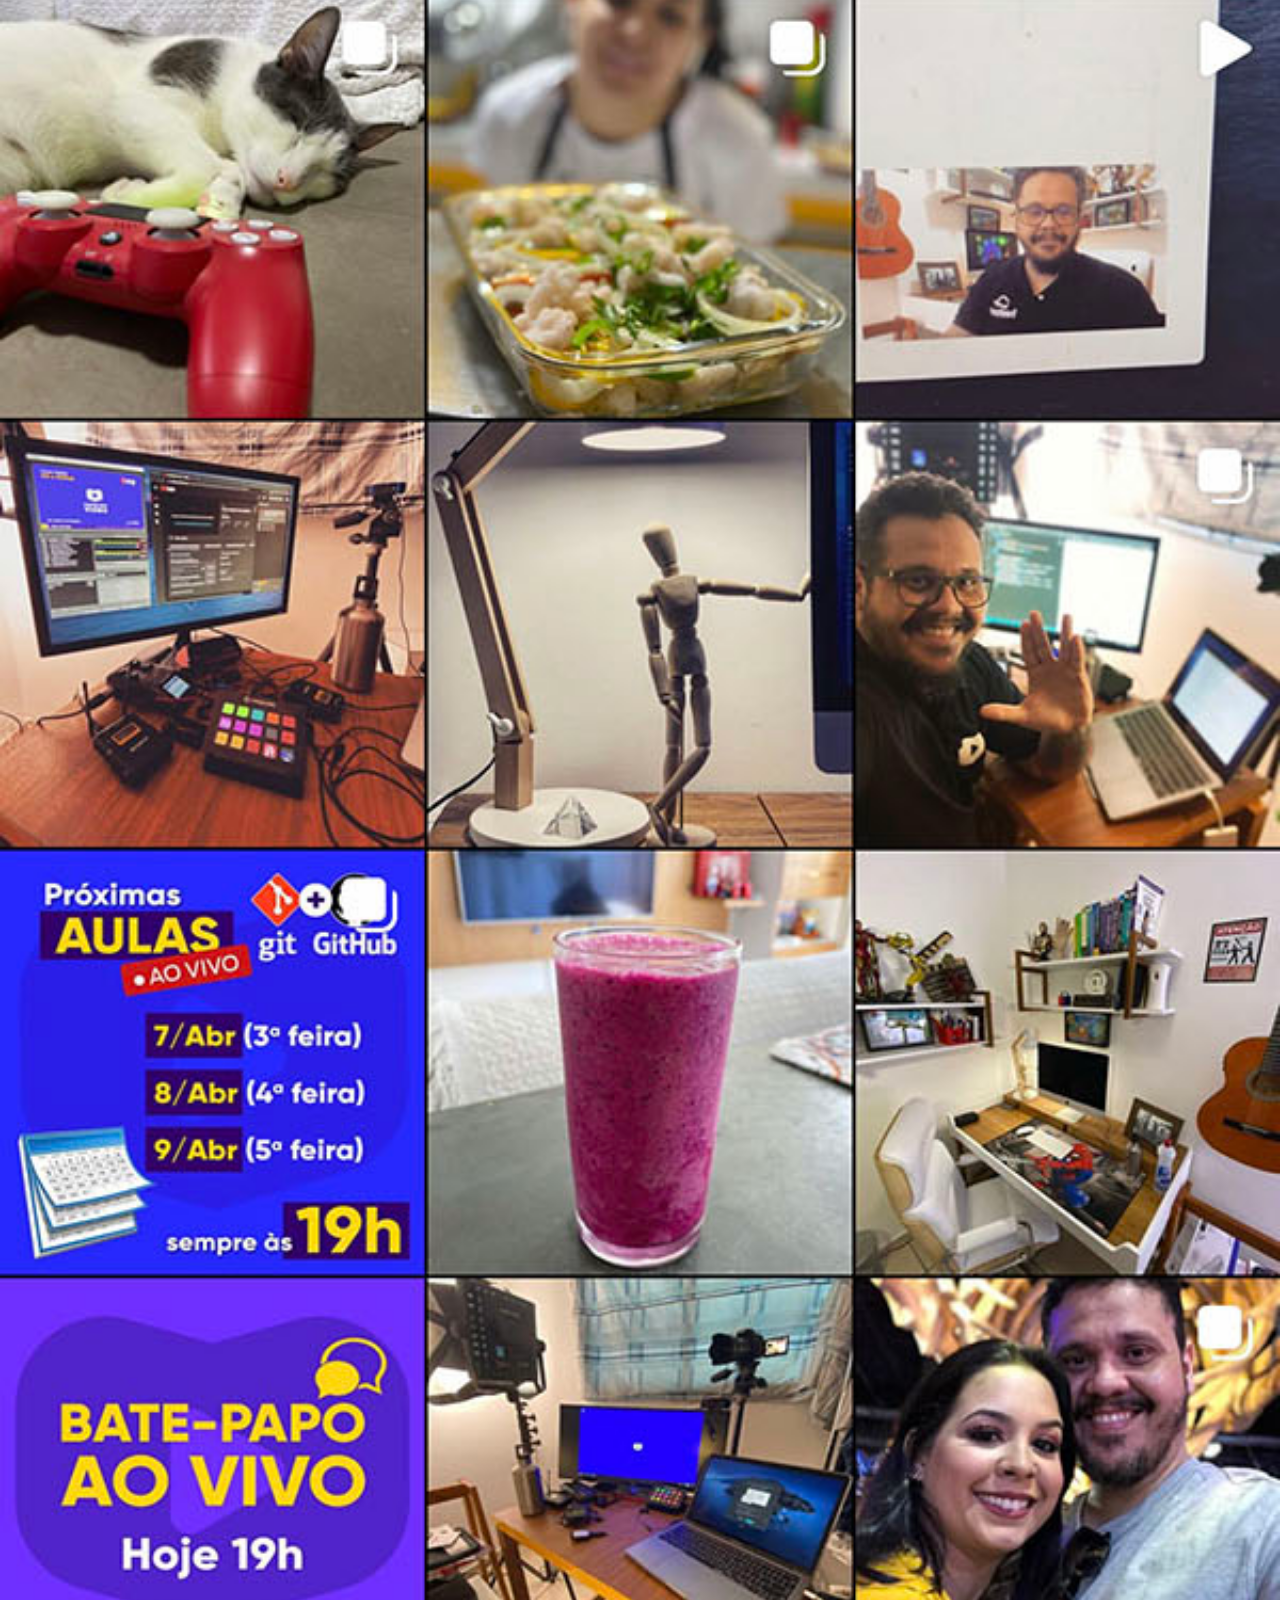
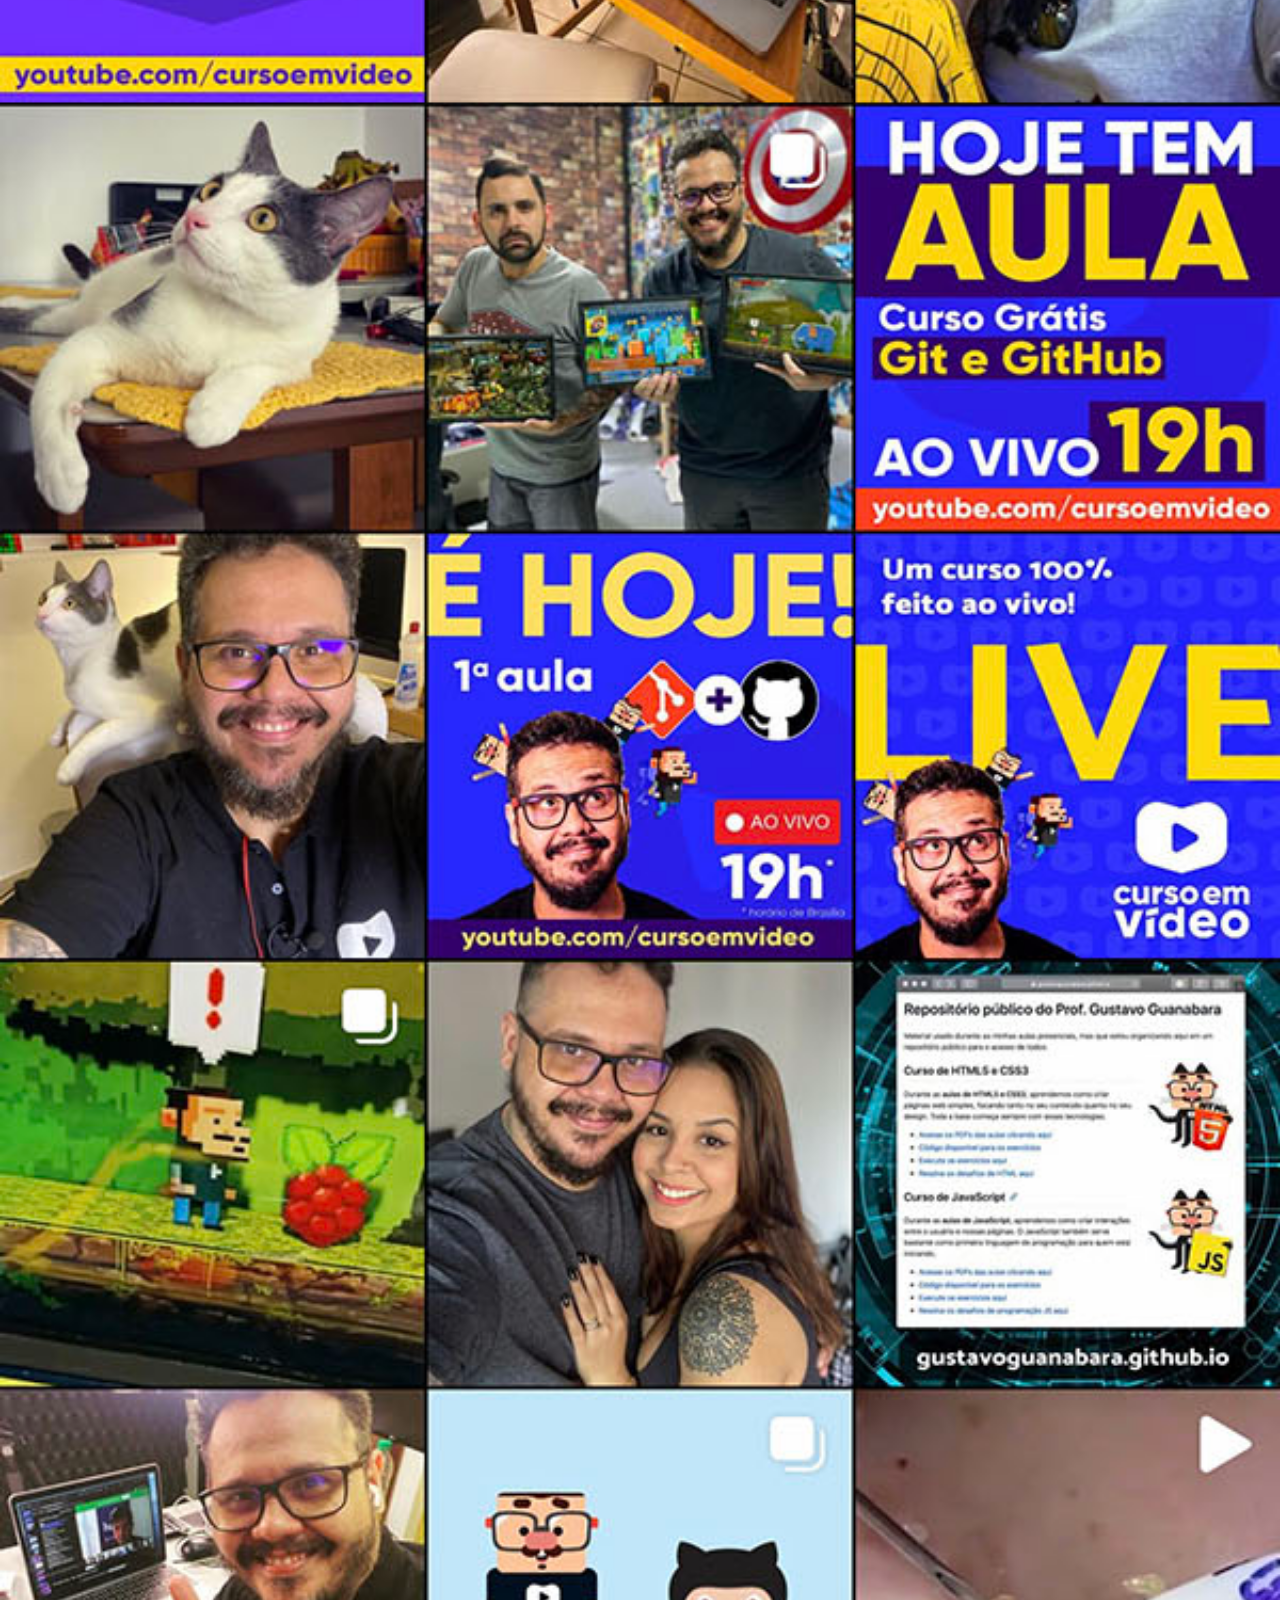
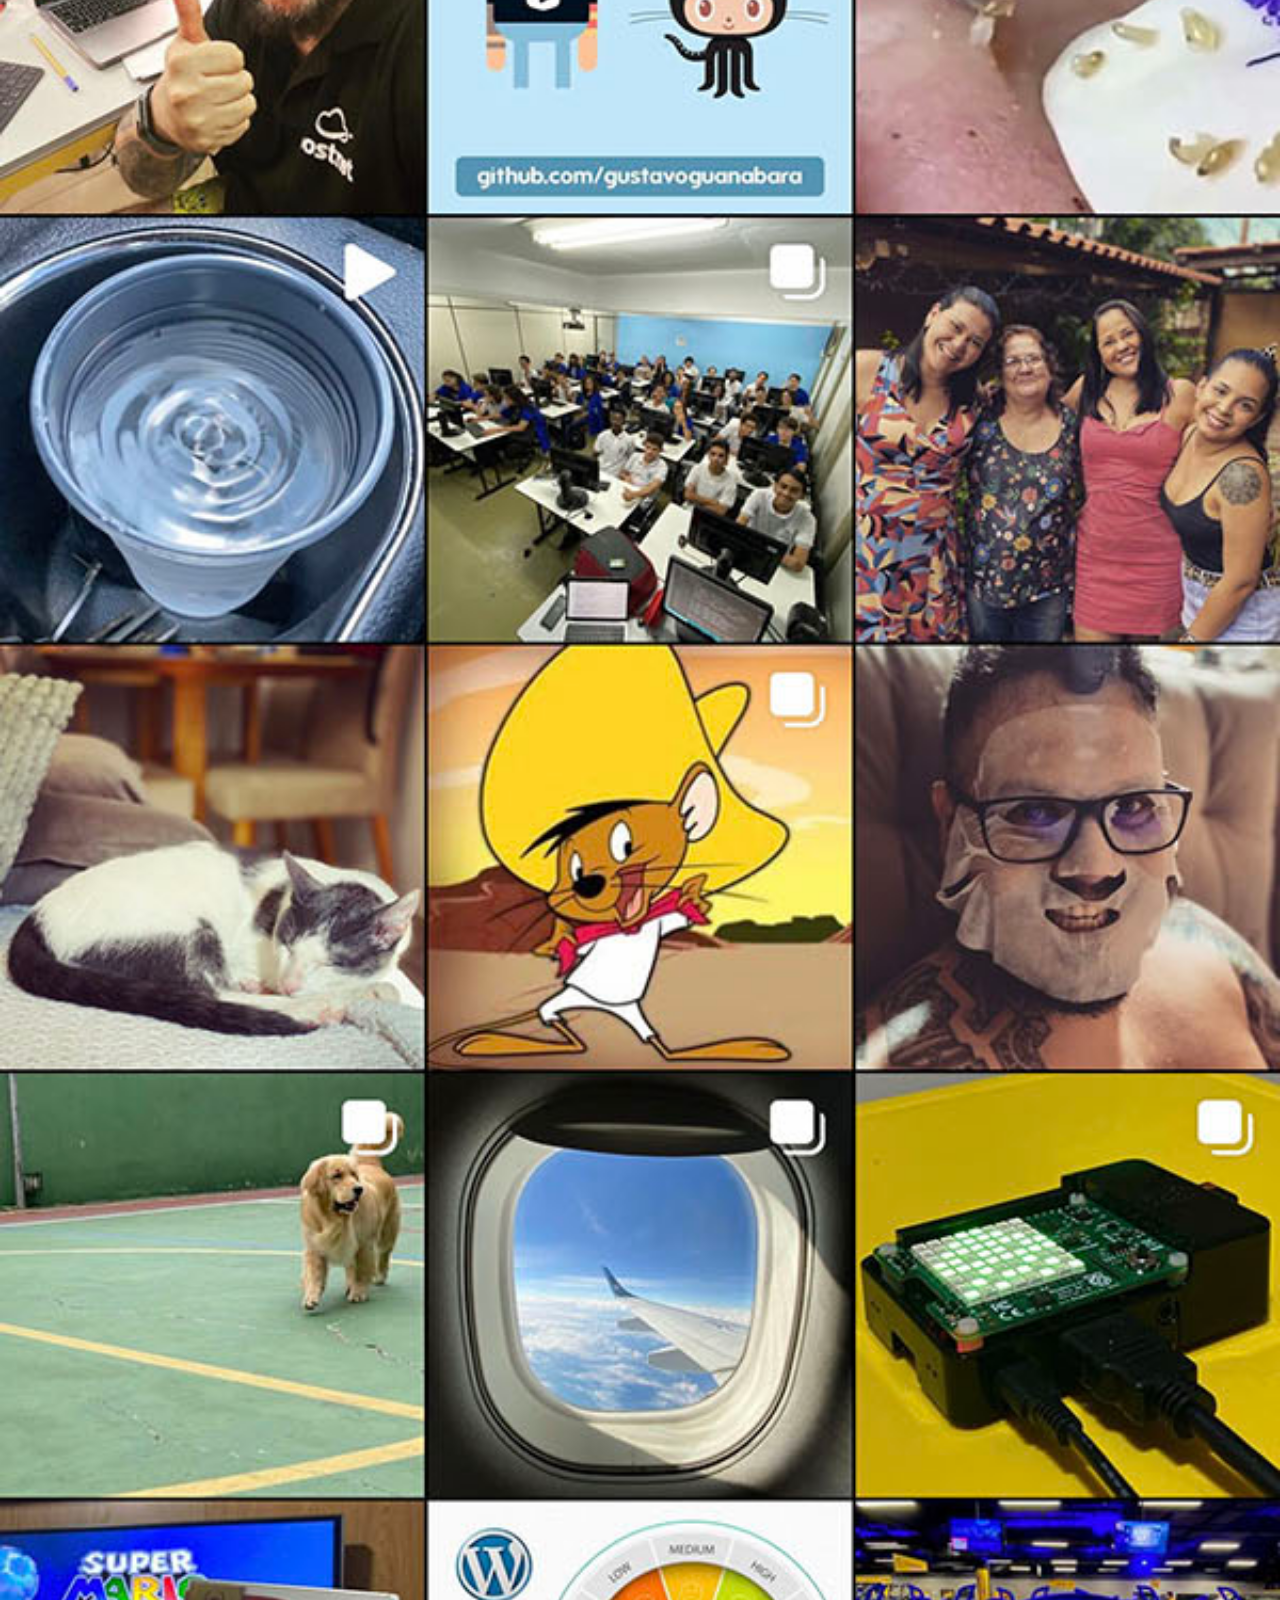
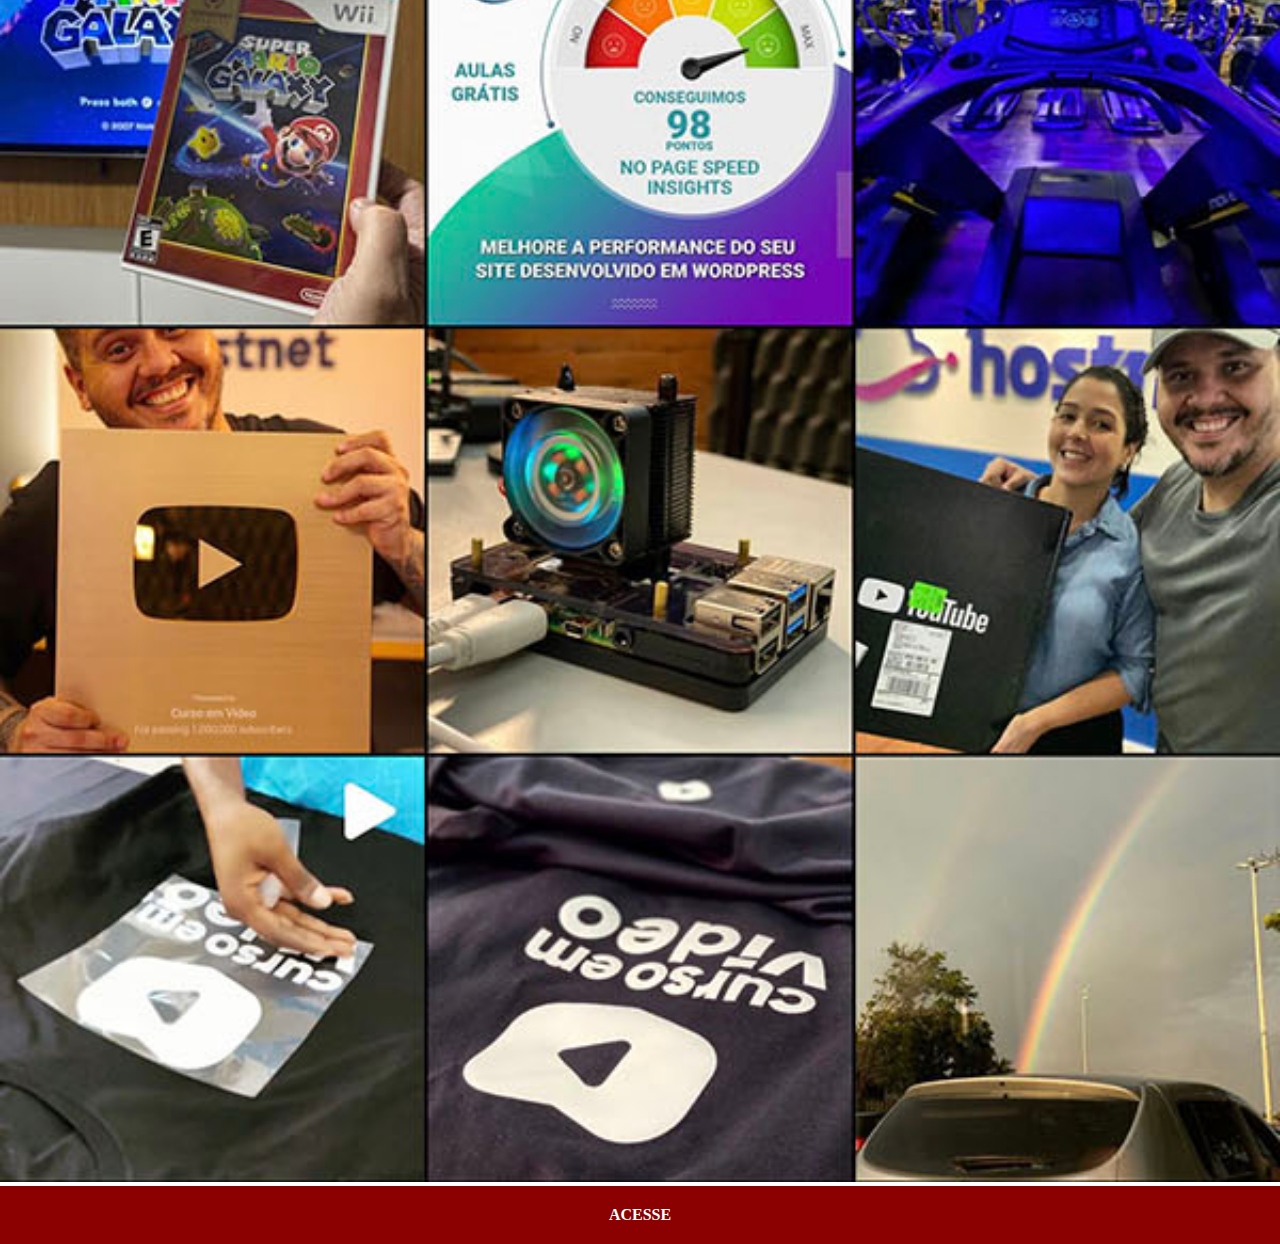
<file: instagram.html>
<!DOCTYPE html>
<html lang="pt-br">
<head>
    <meta charset="UTF-8">
    <meta name="viewport" content="width=device-width, initial-scale=1.0">
    <title>instagram</title>
    <link rel="stylesheet" href="estilos/social.css">
</head>
<body>
    <img src="imagens/tela-instagram.jpg" alt="instagram">
    <a href="https://www.instagram.com" target="_blank">ACESSE</a>
</body>
</html>
</file>
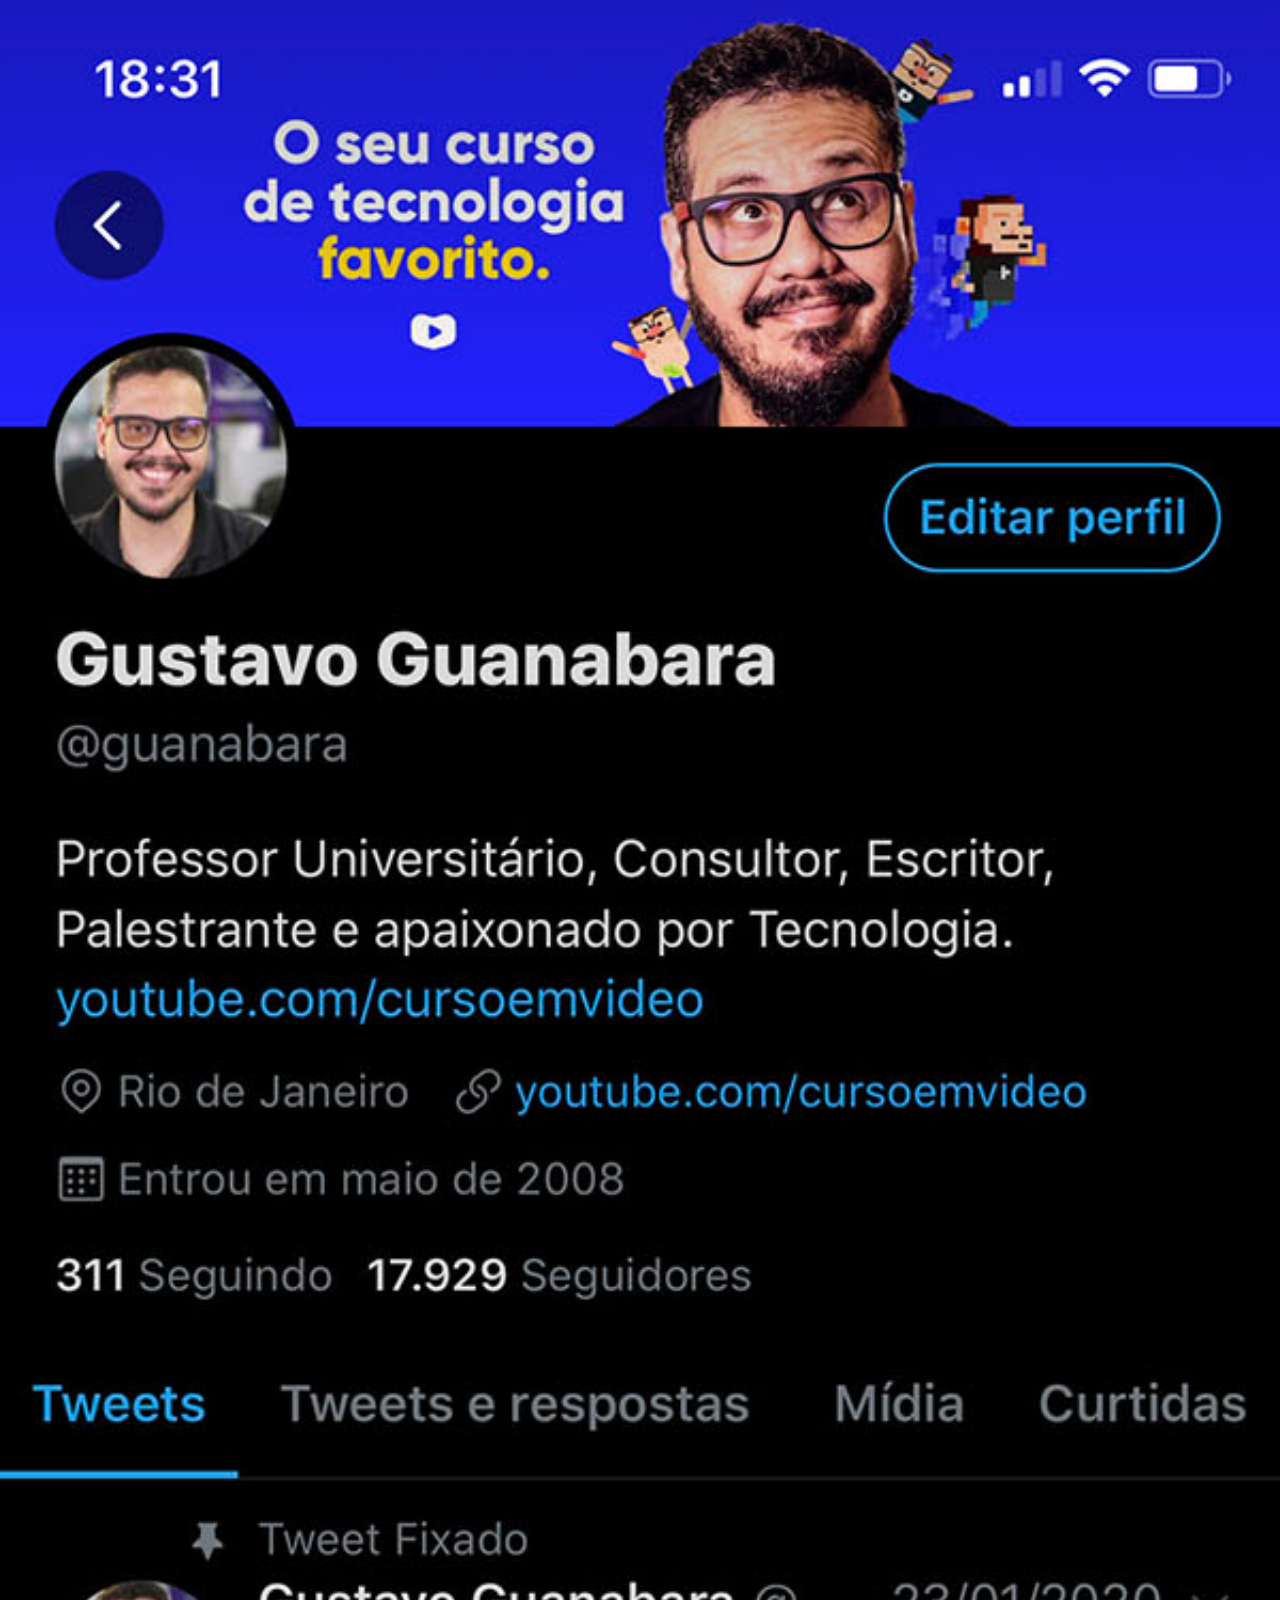
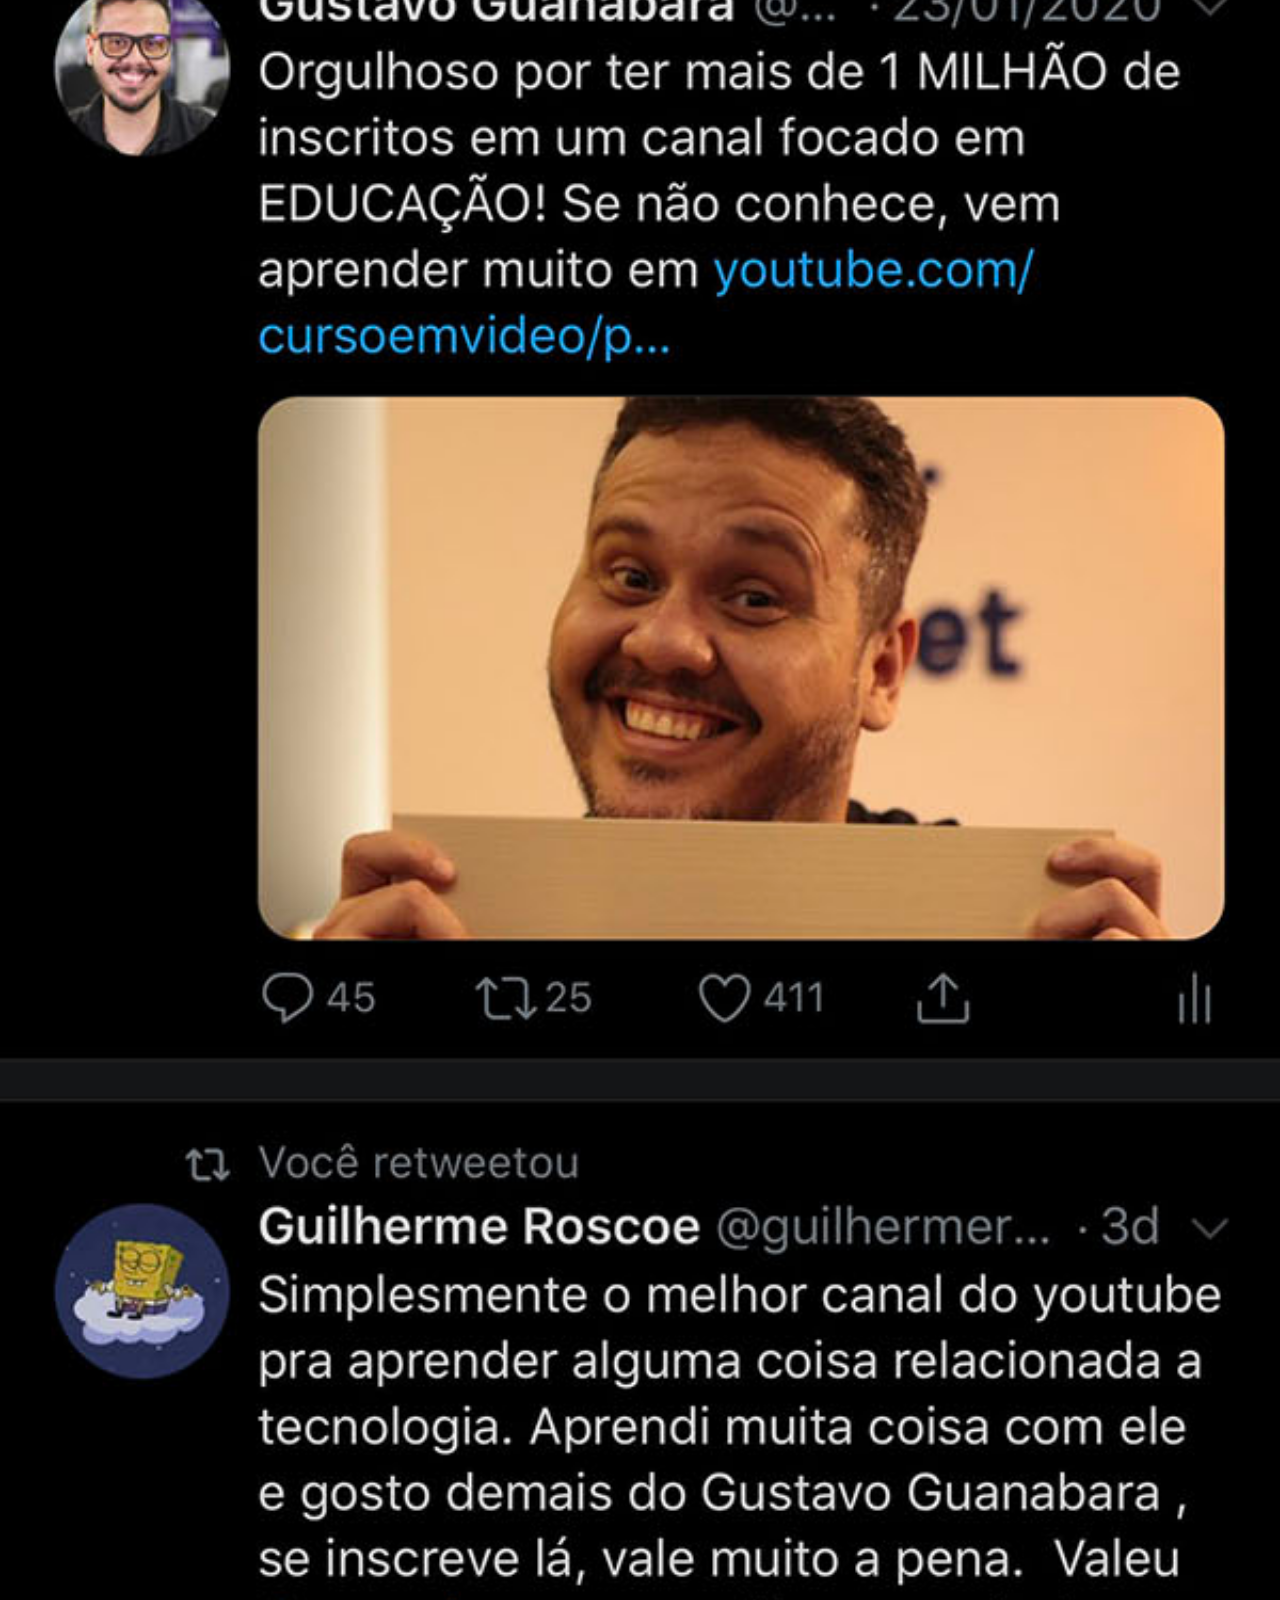
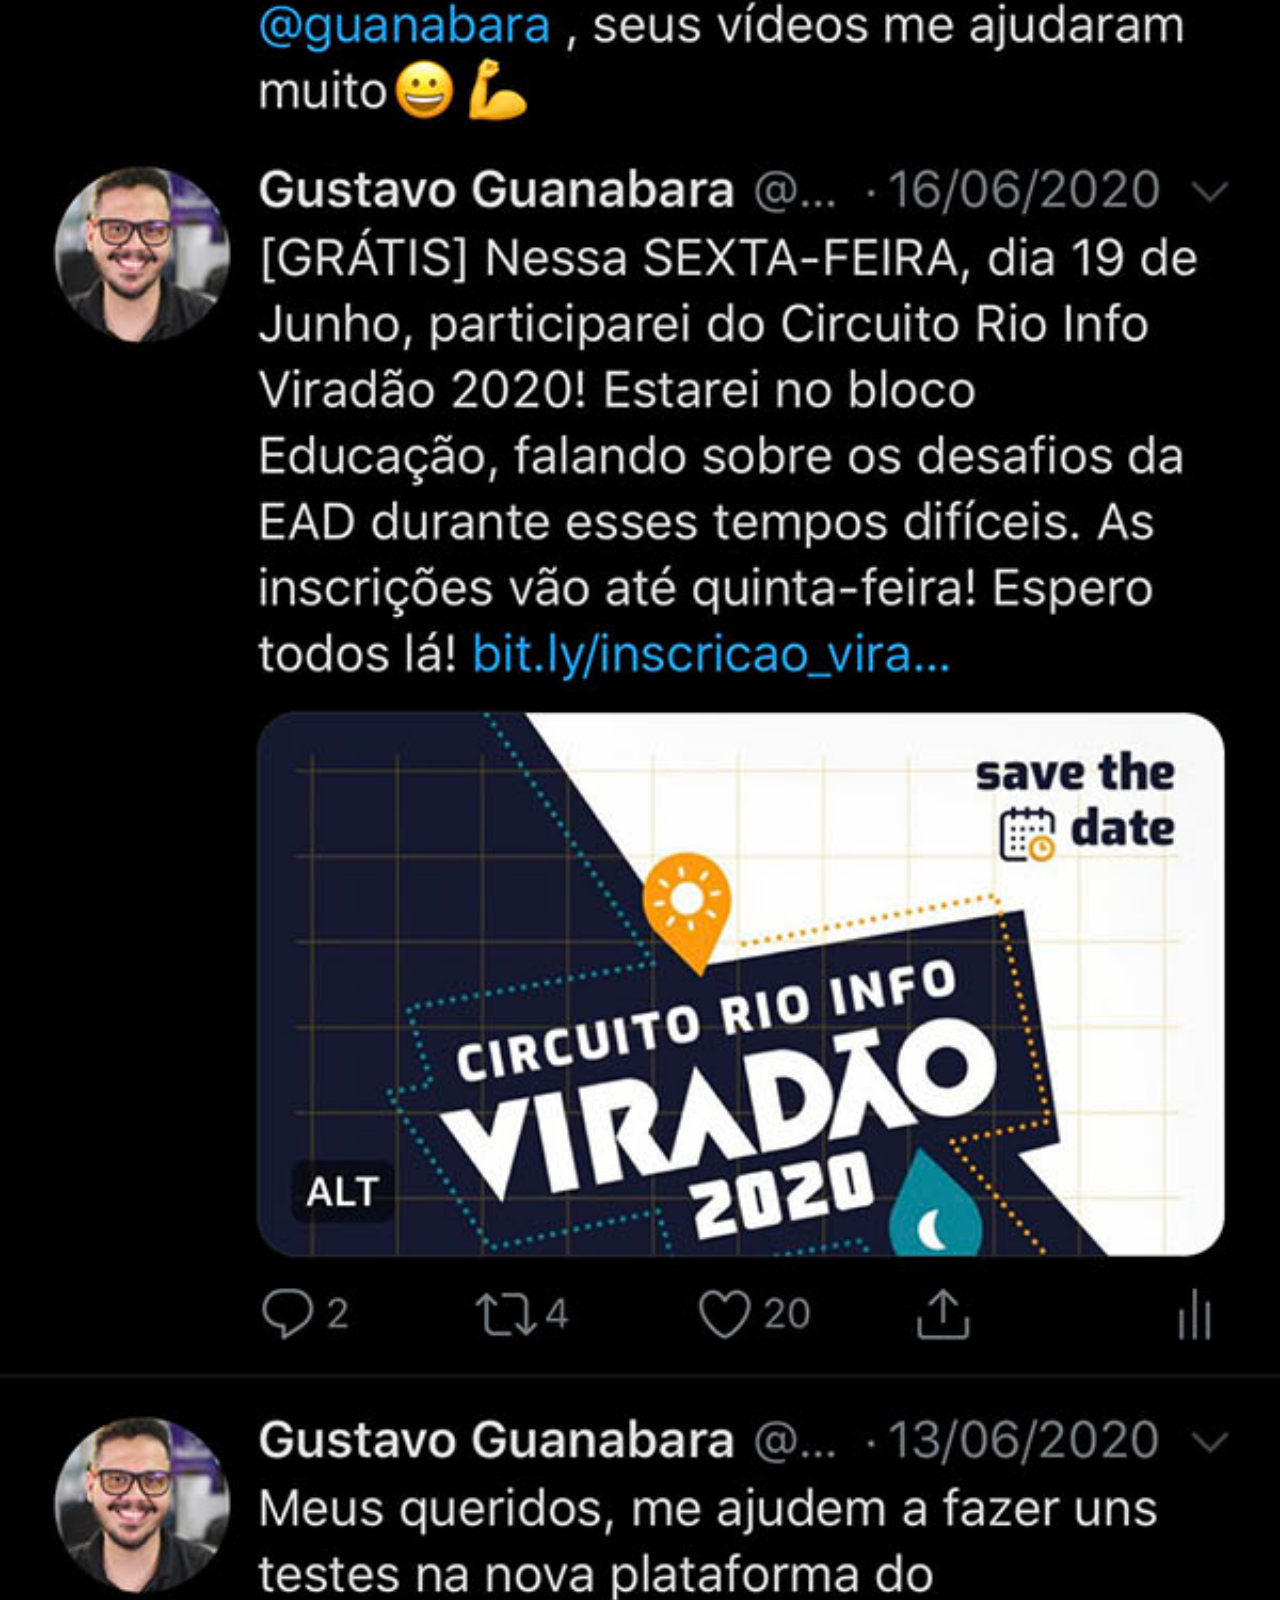
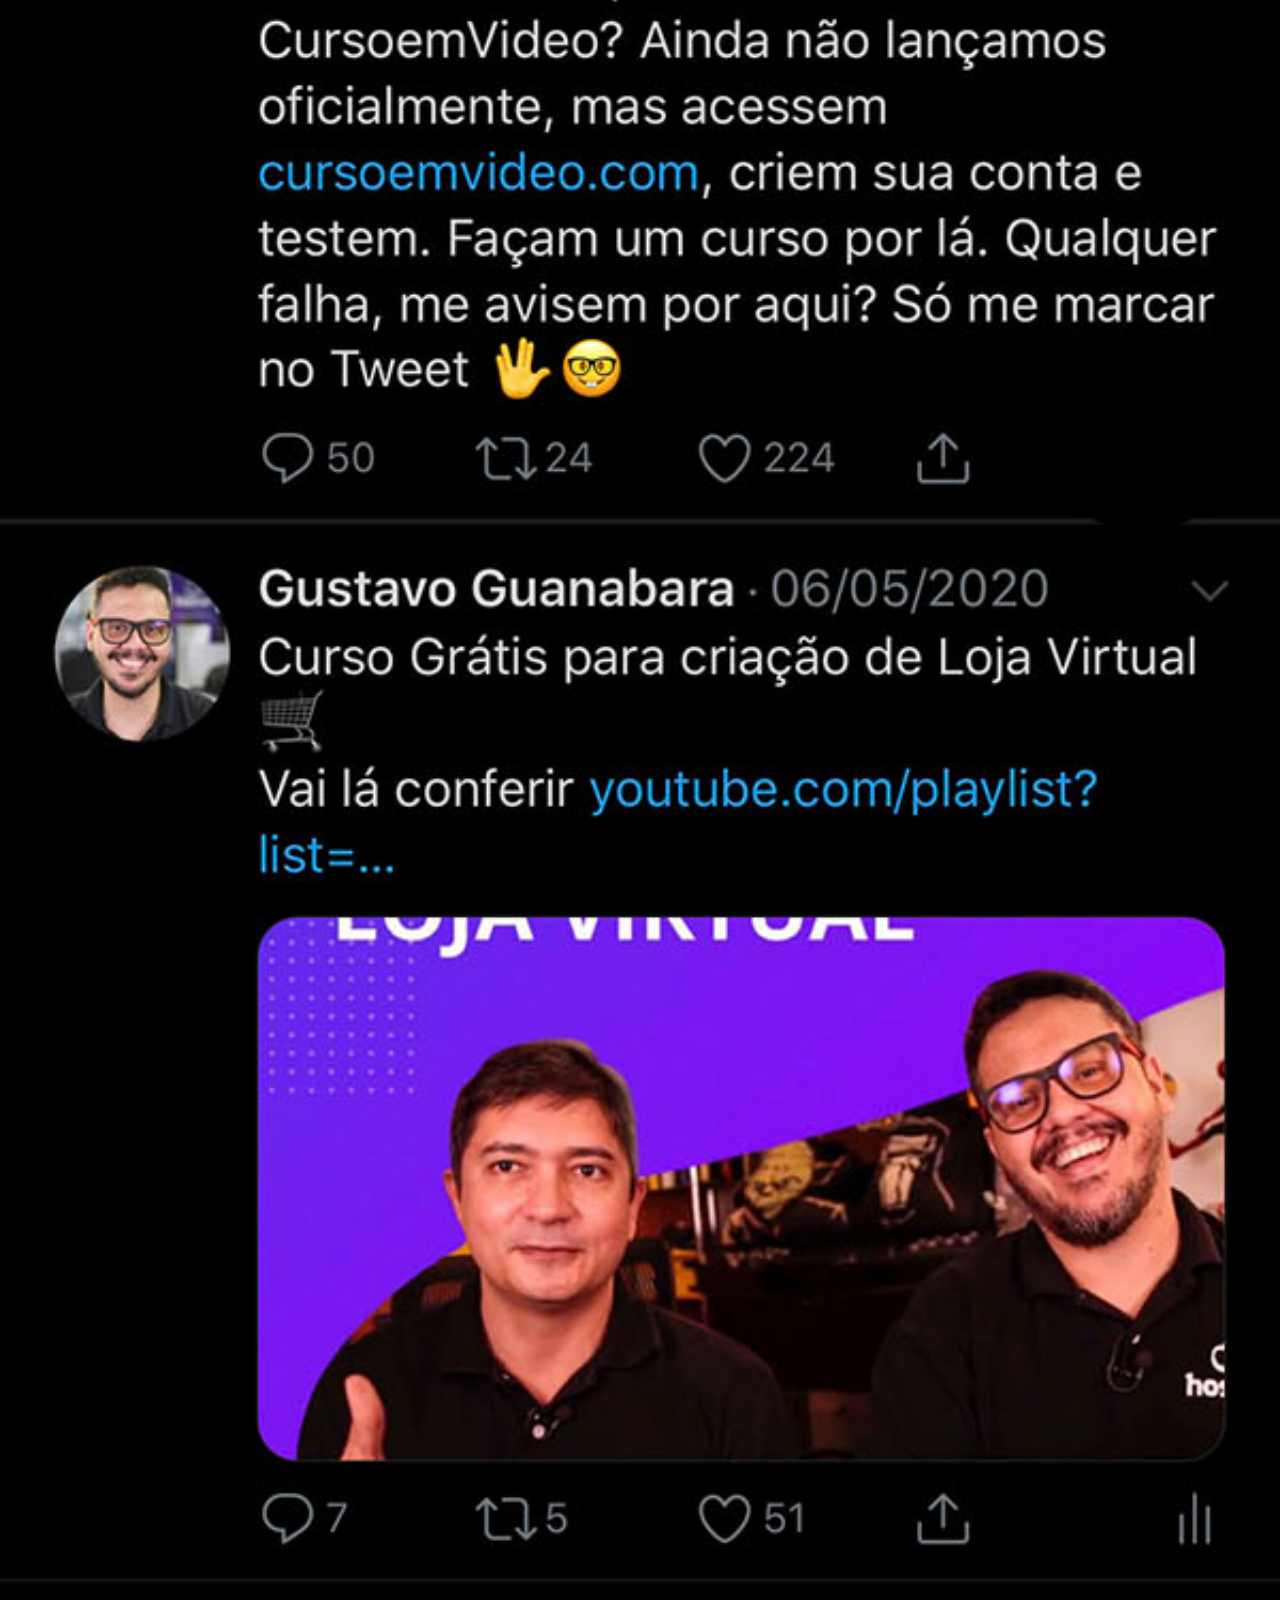
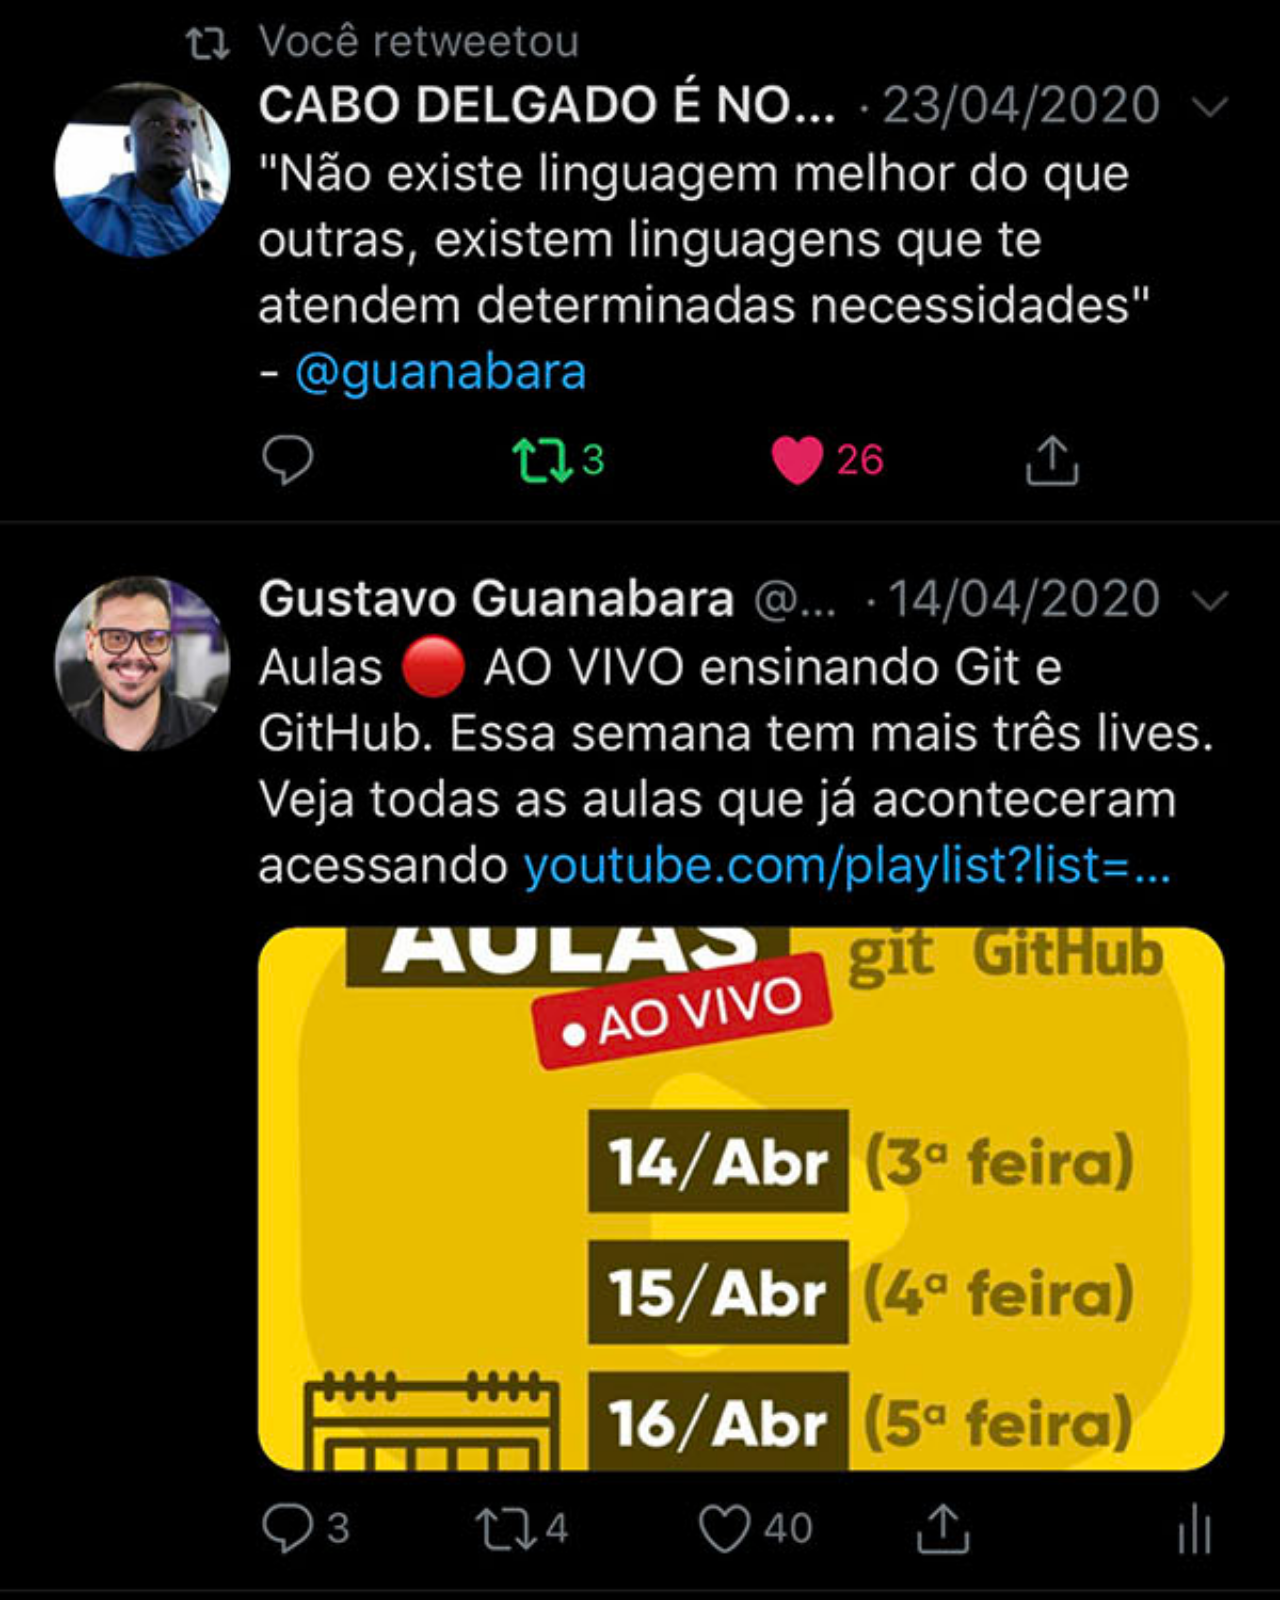
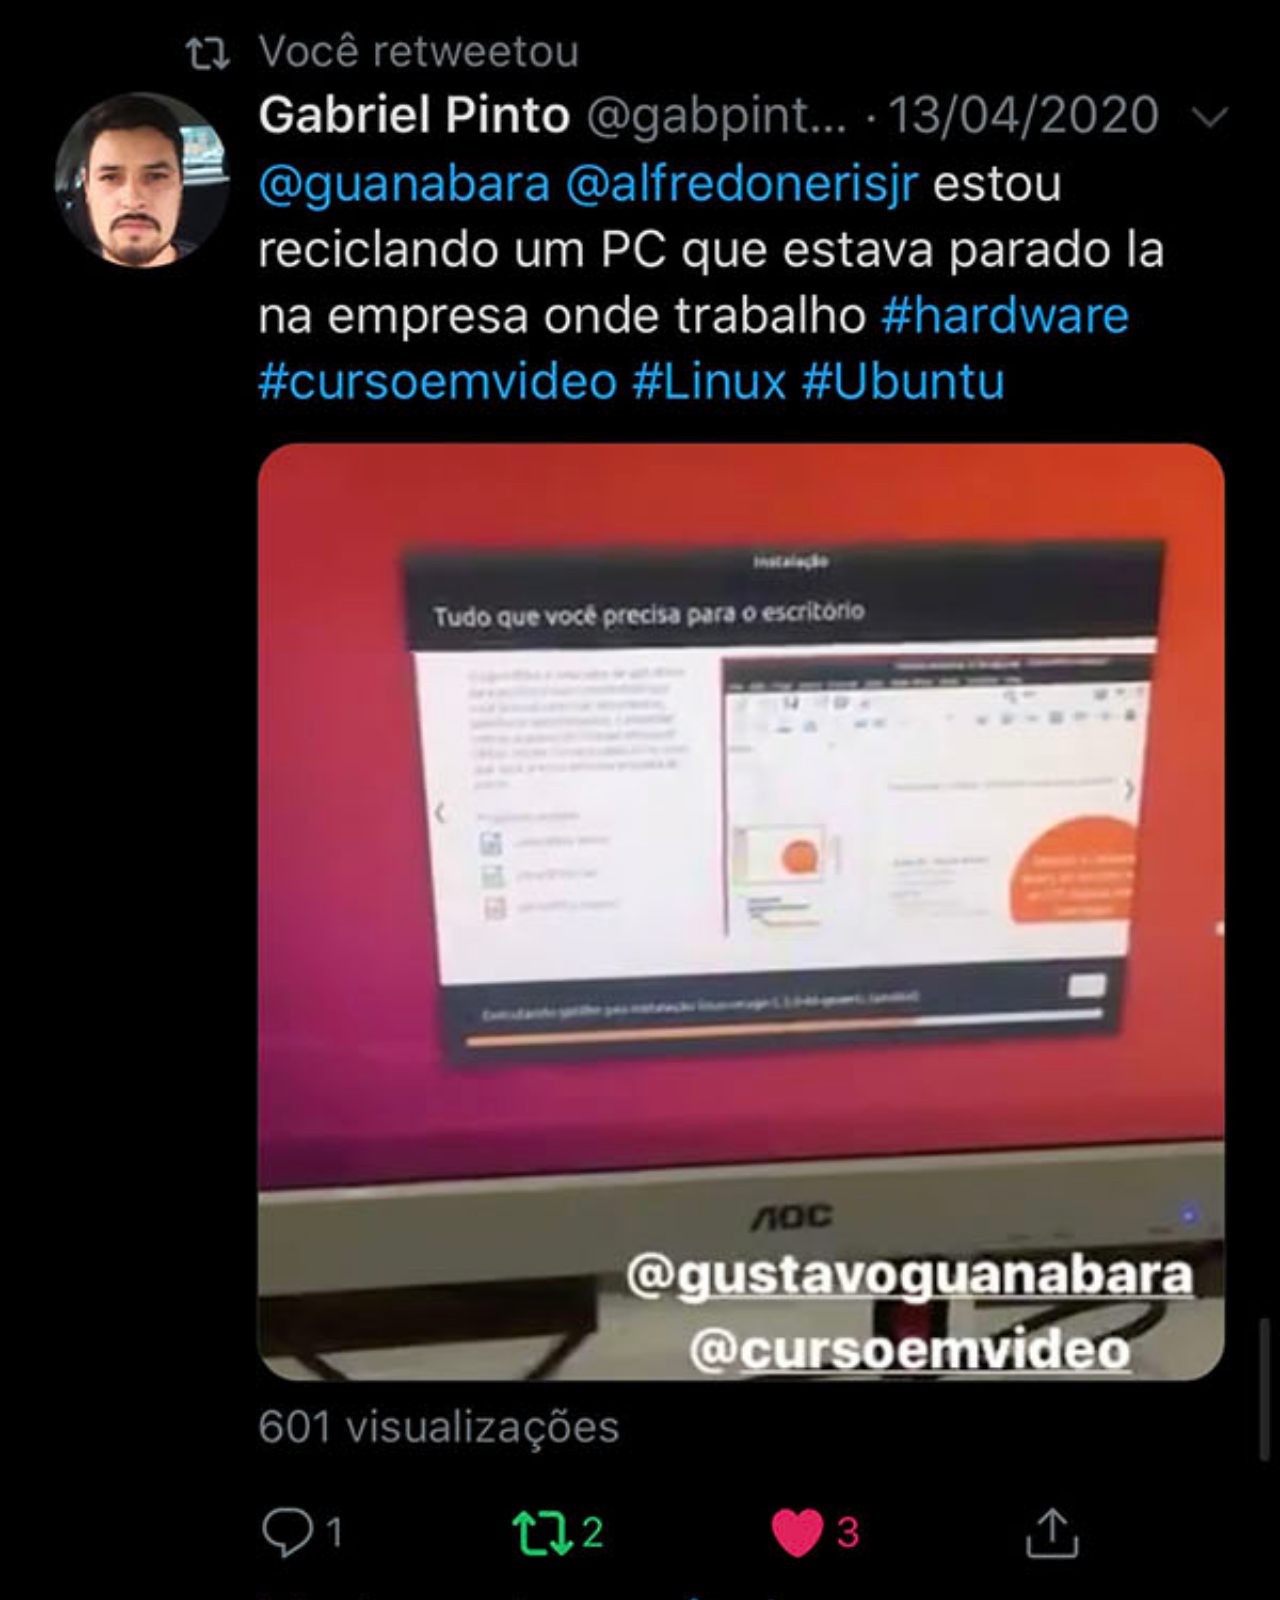
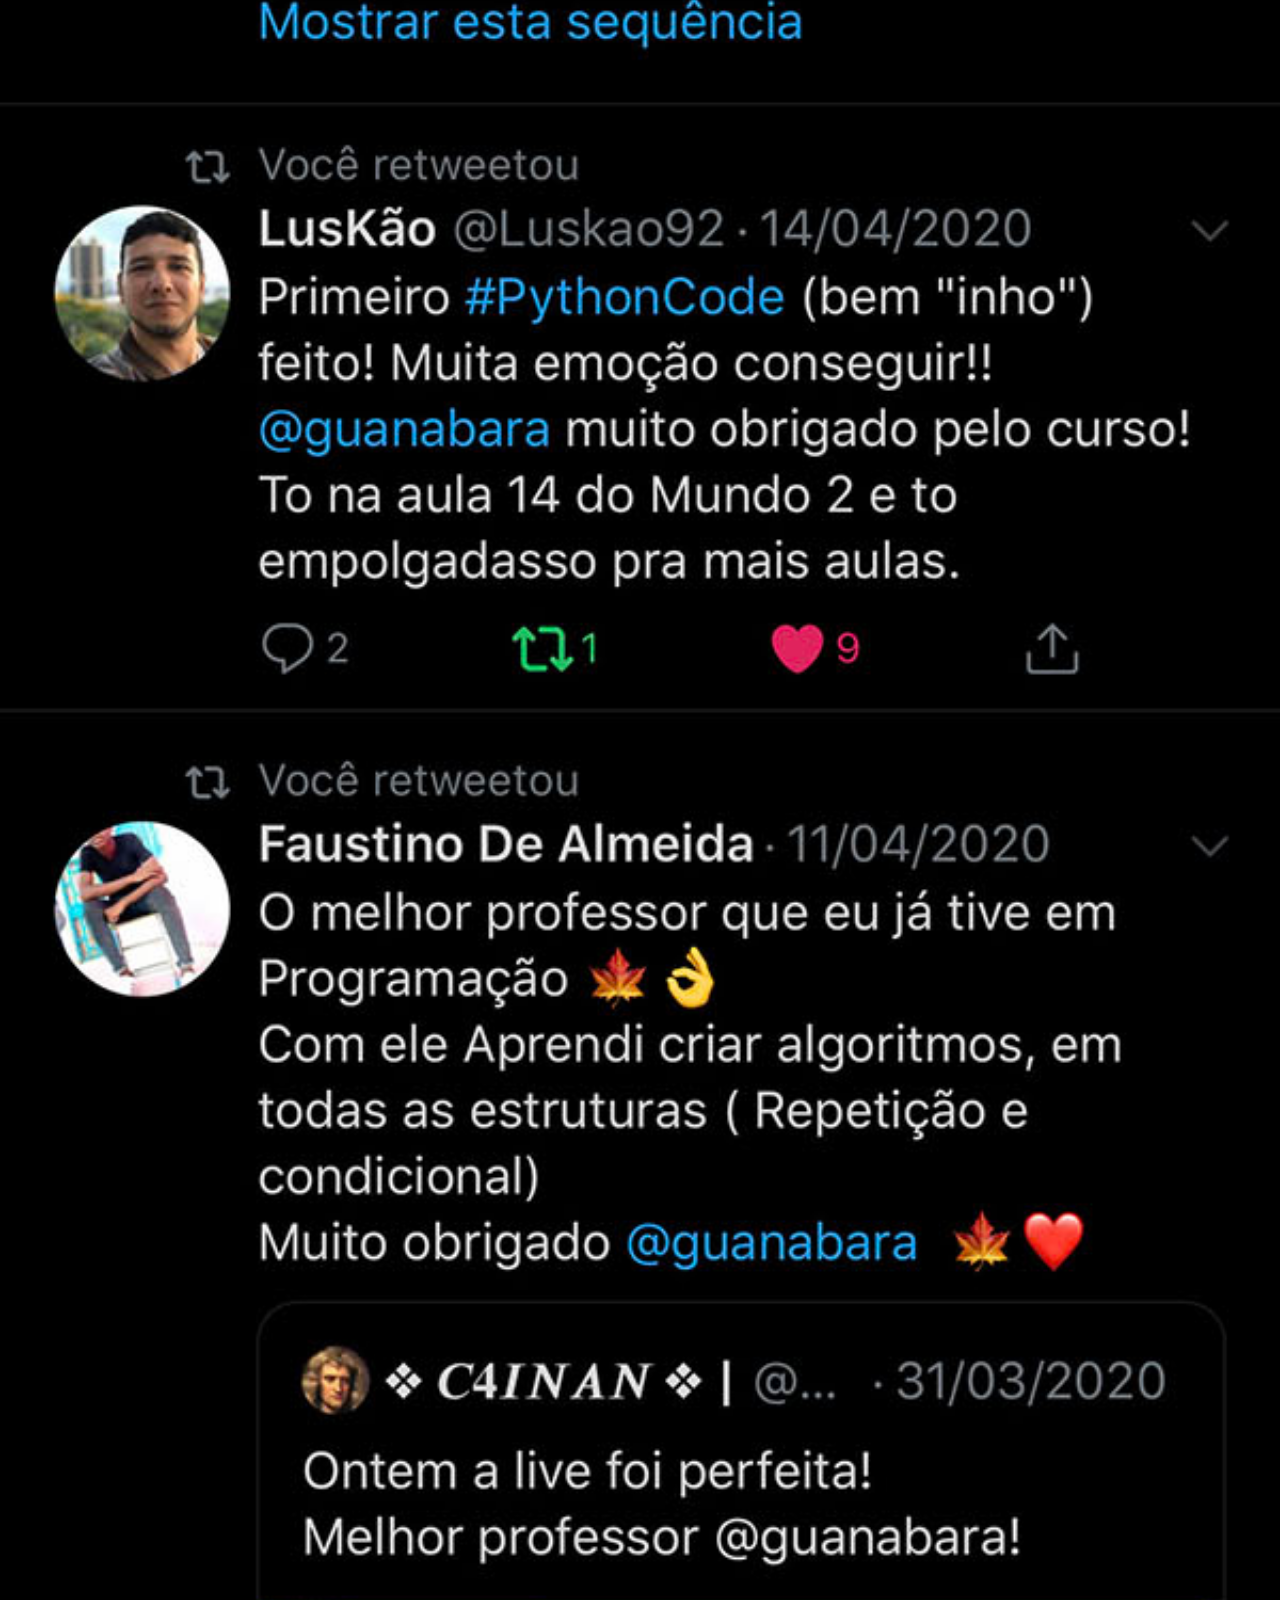
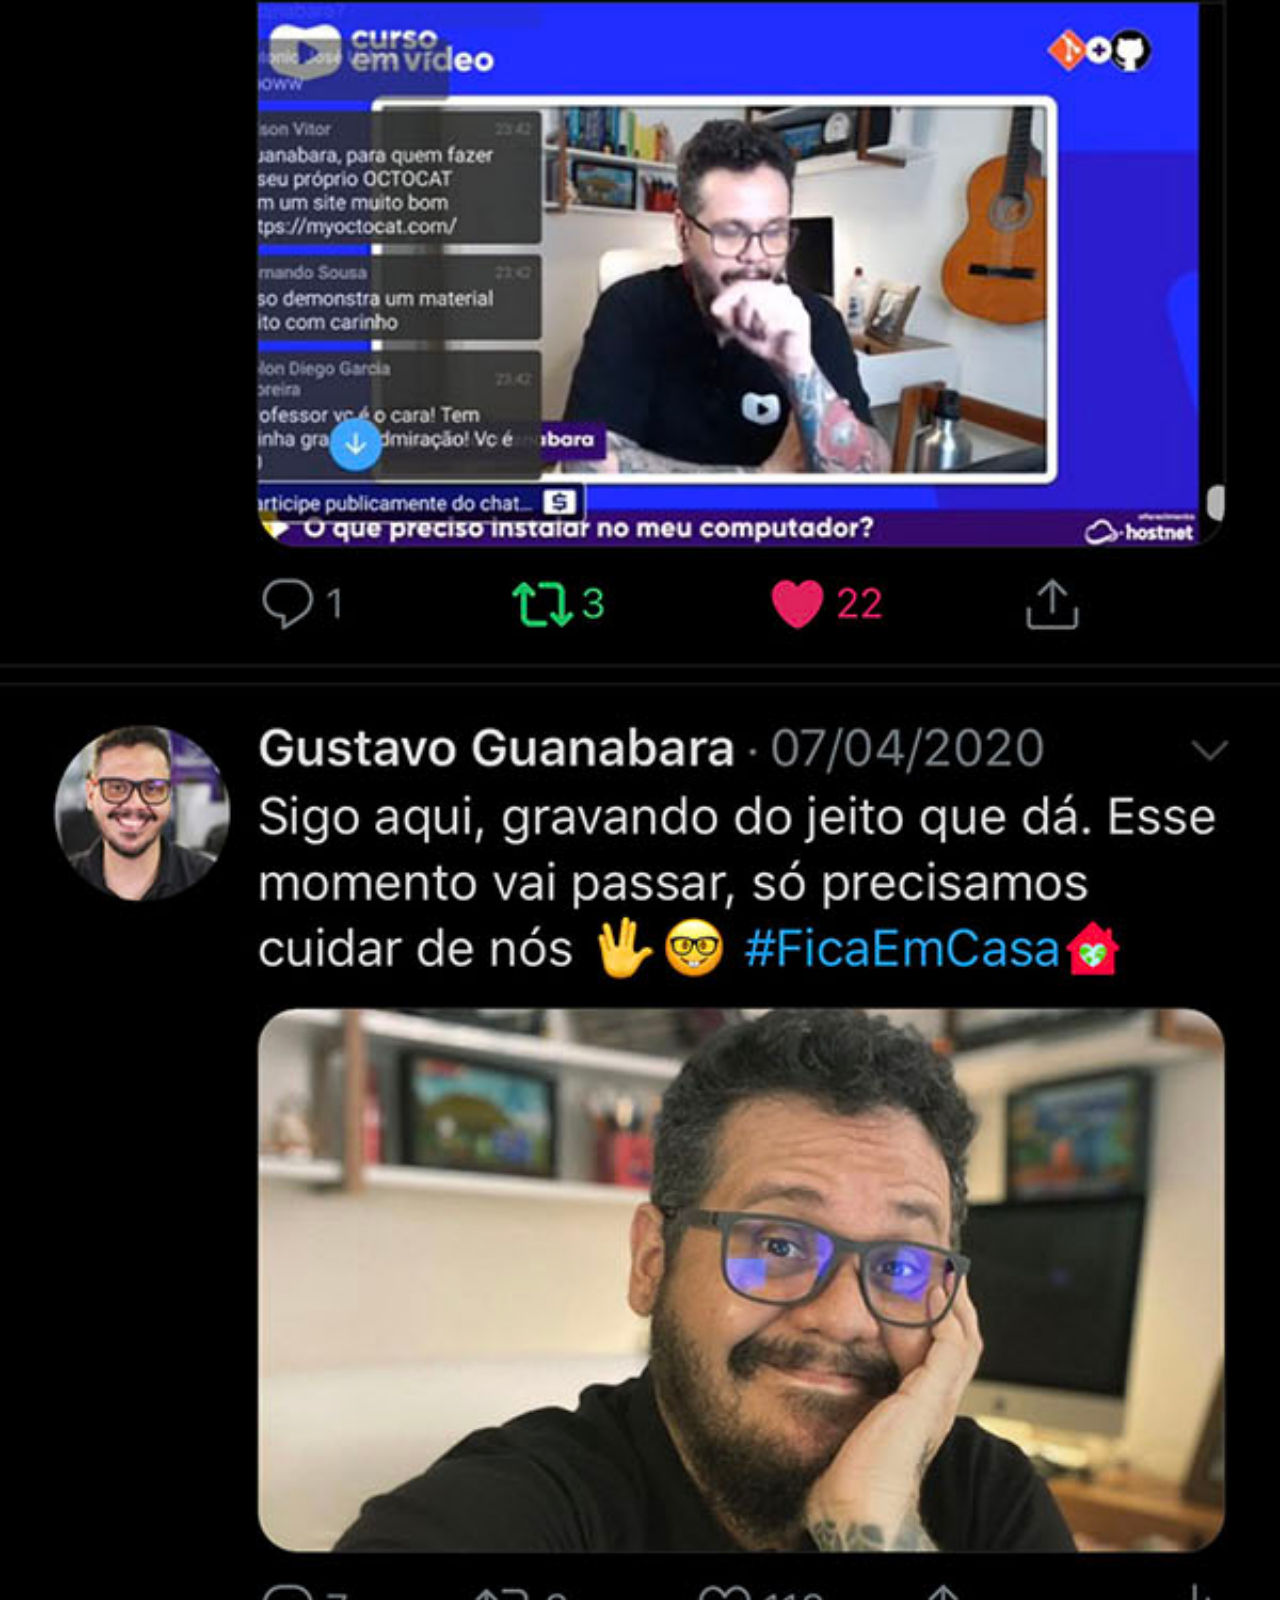
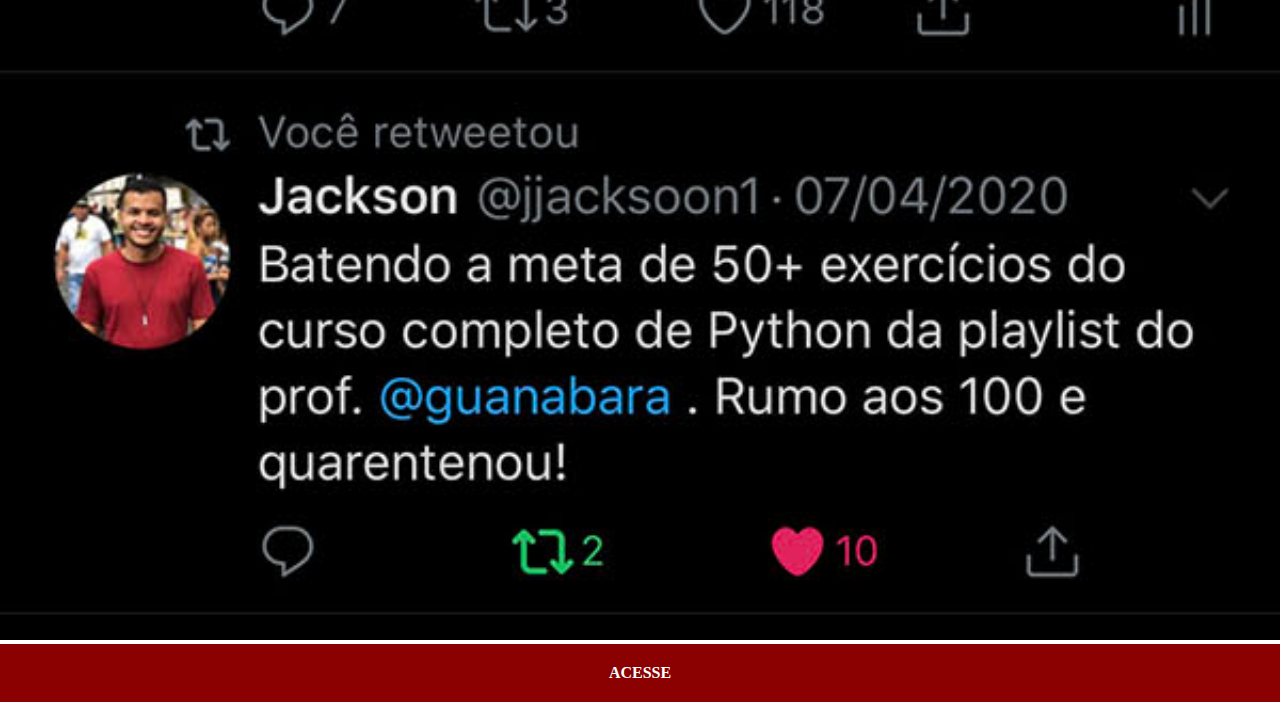
<file: twitter.html>
<!DOCTYPE html>
<html lang="pt-br">
<head>
    <meta charset="UTF-8">
    <meta name="viewport" content="width=device-width, initial-scale=1.0">
    <title>Twitter</title>
    <link rel="stylesheet" href="estilos/social.css">
</head>
<body>
    <img src="imagens/tela-twitter.jpg" alt="Twitter">
    <a href="https://x.com/?lang=pt" target="_blank">ACESSE</a>
</body>
</html>
</file>
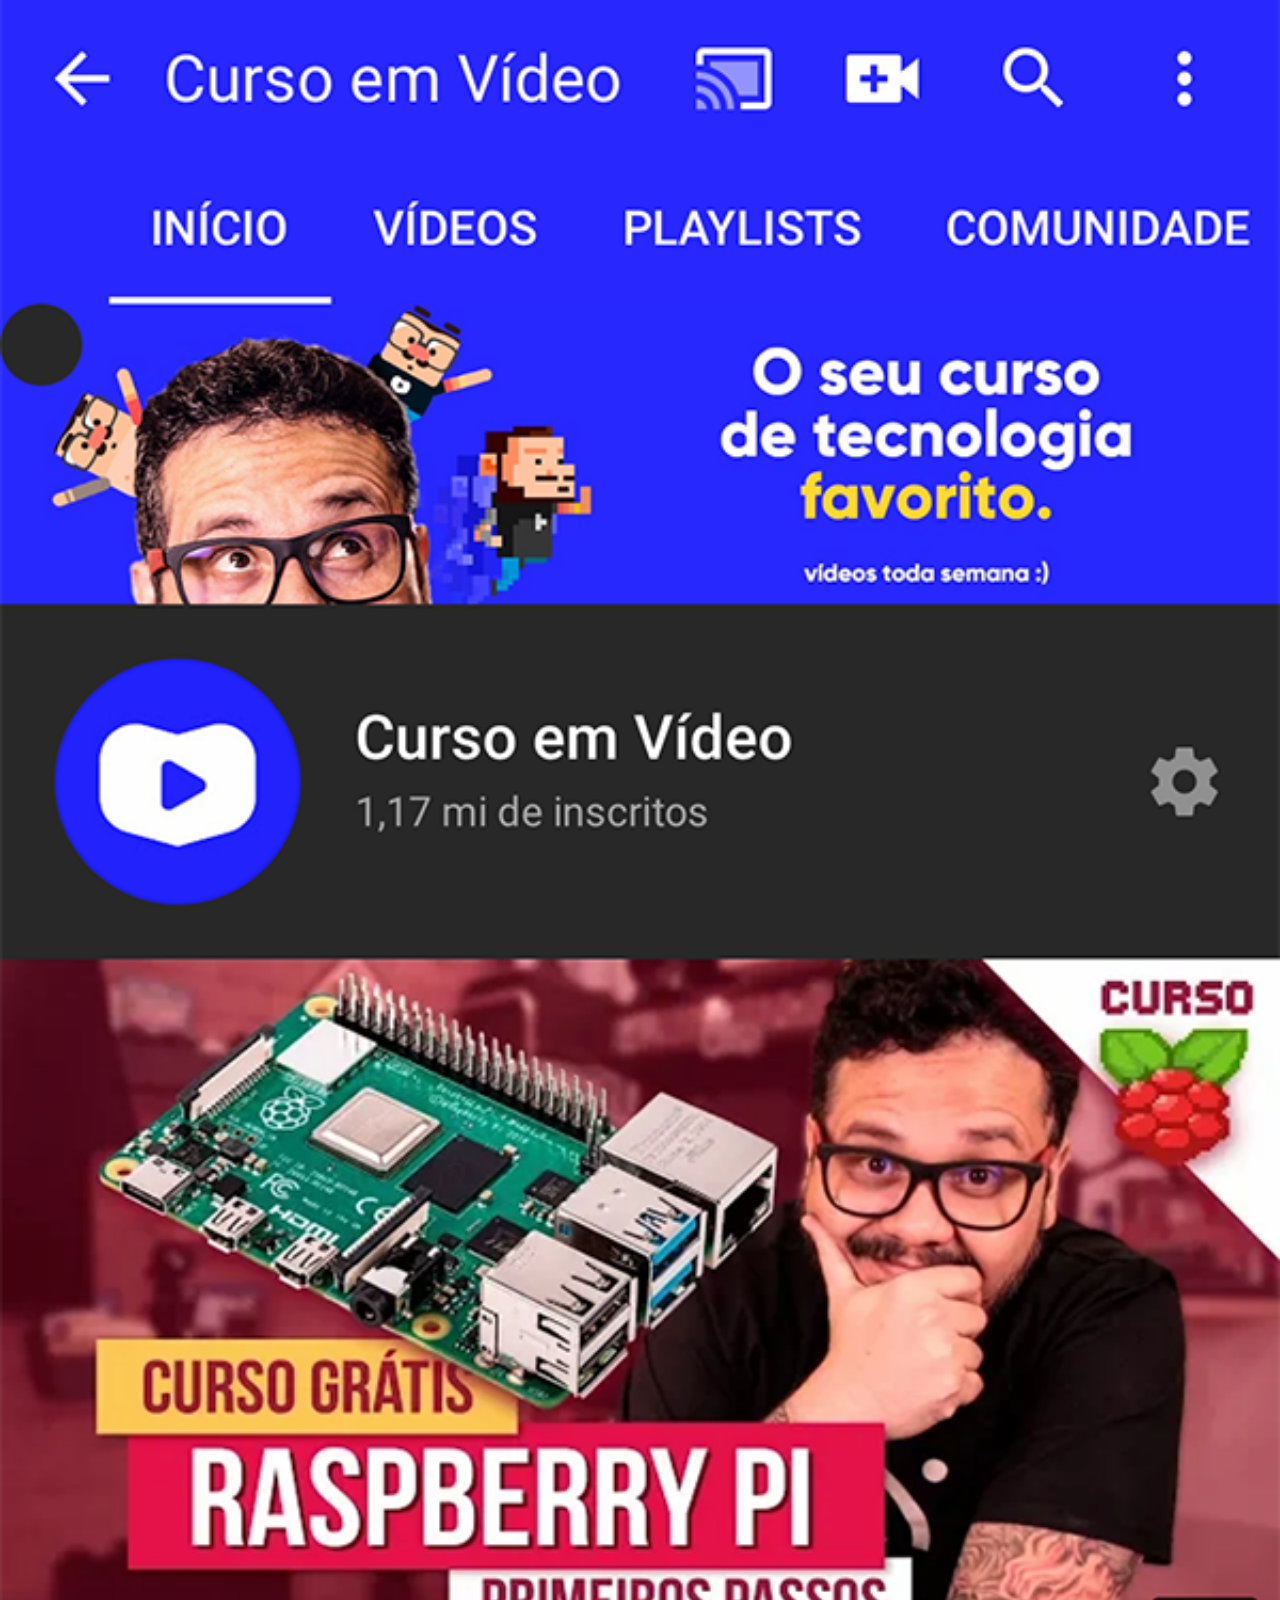
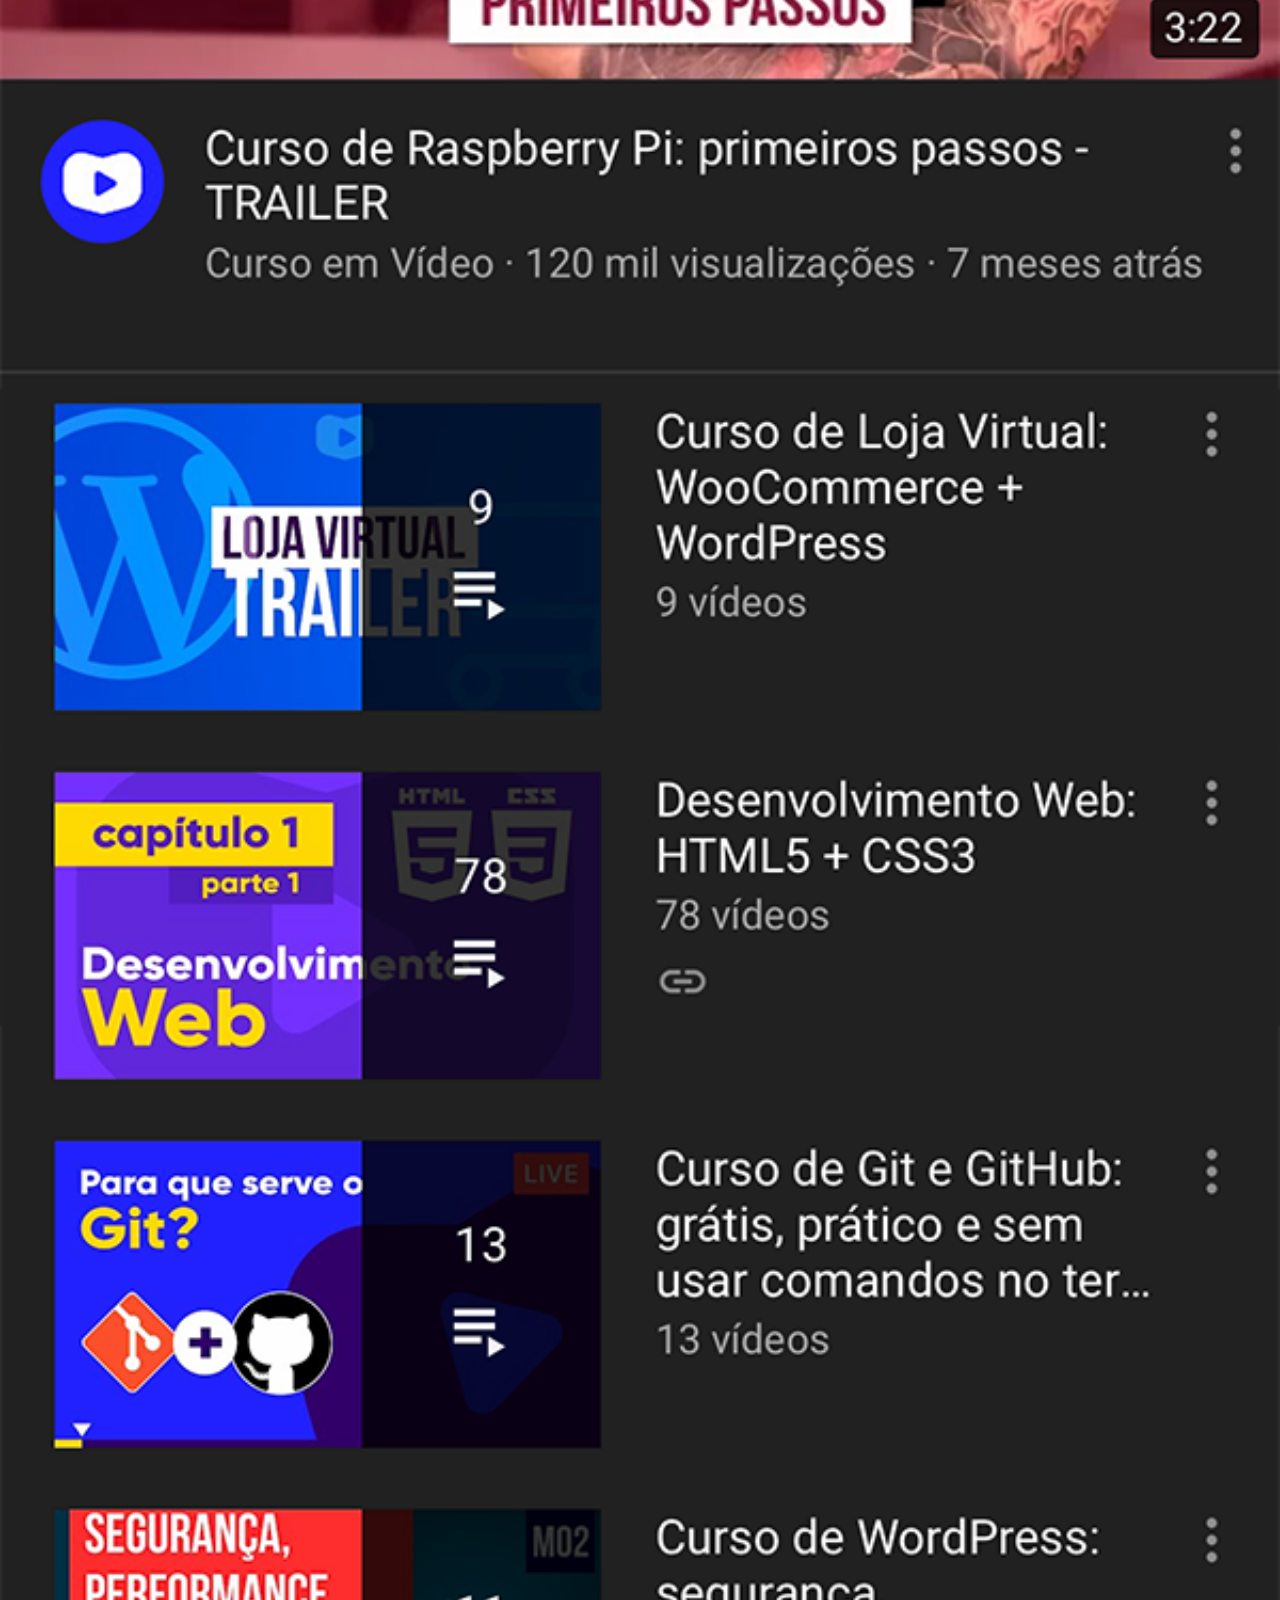
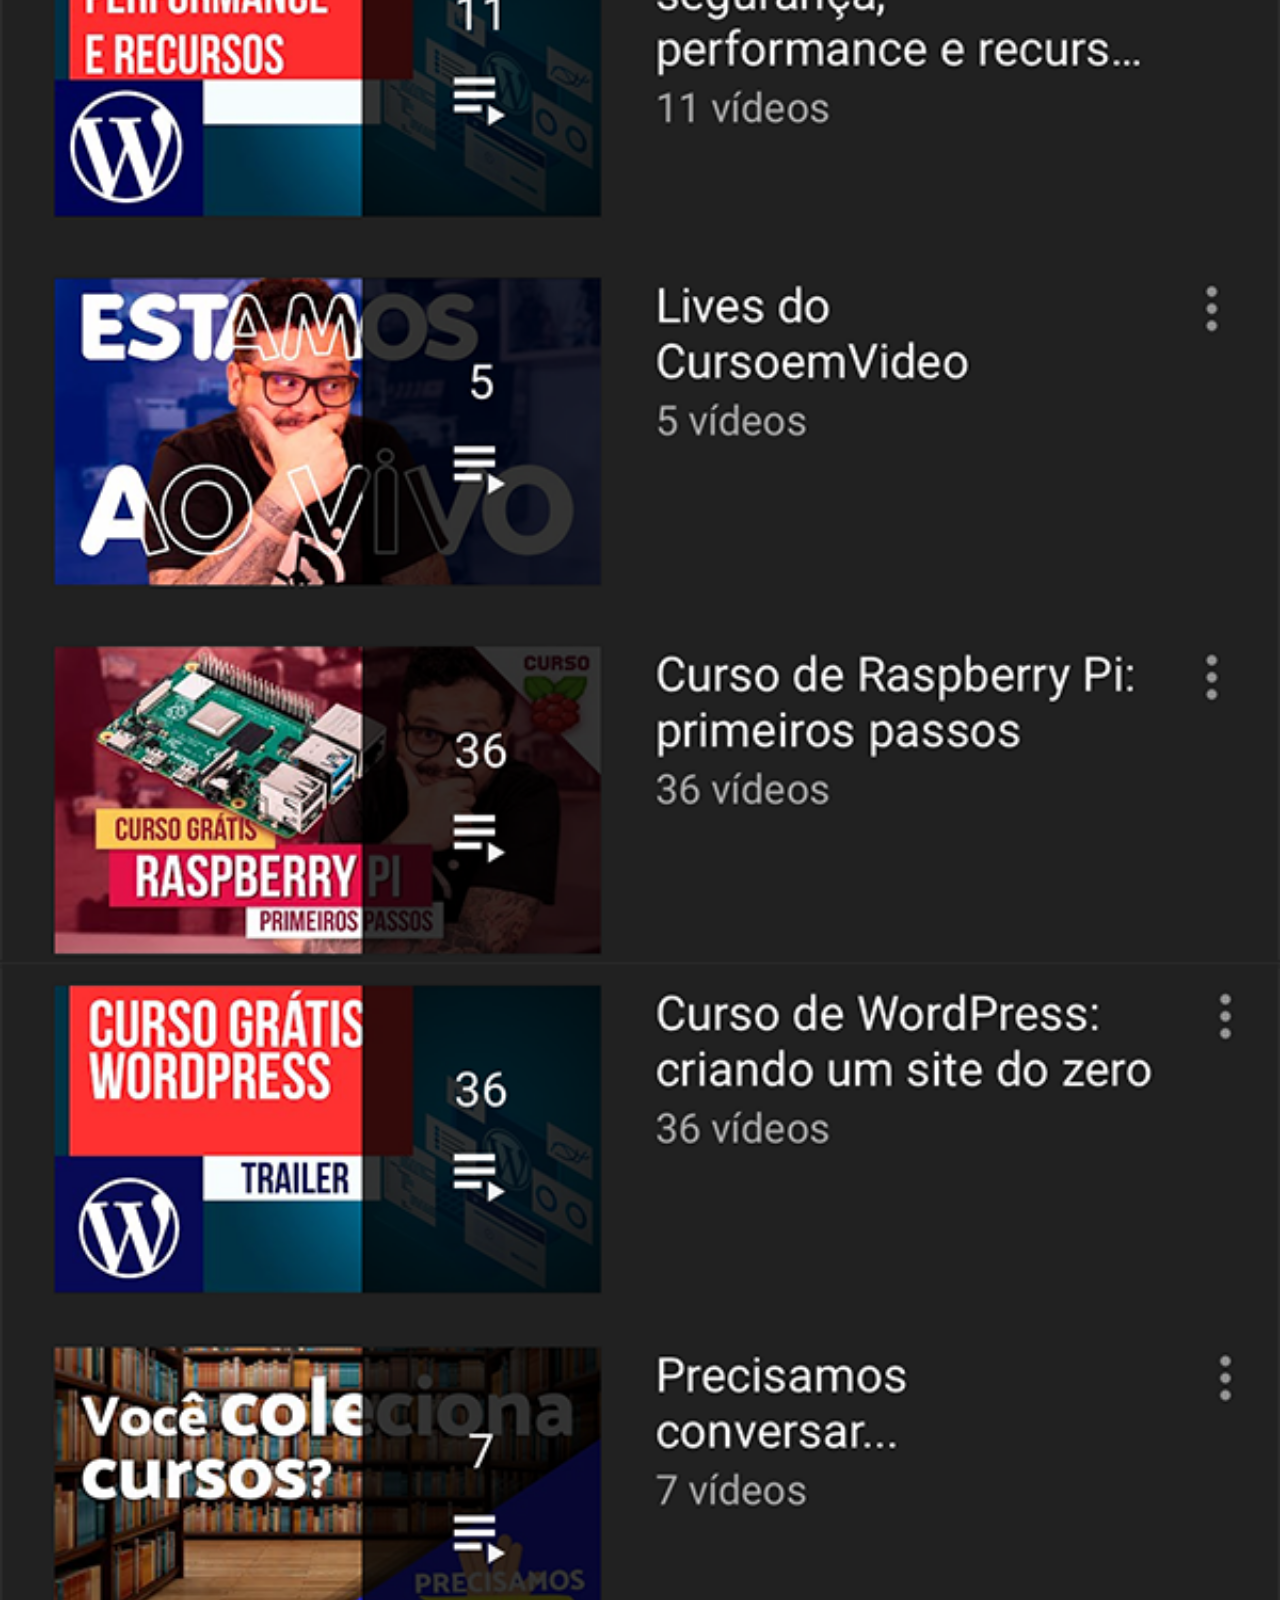
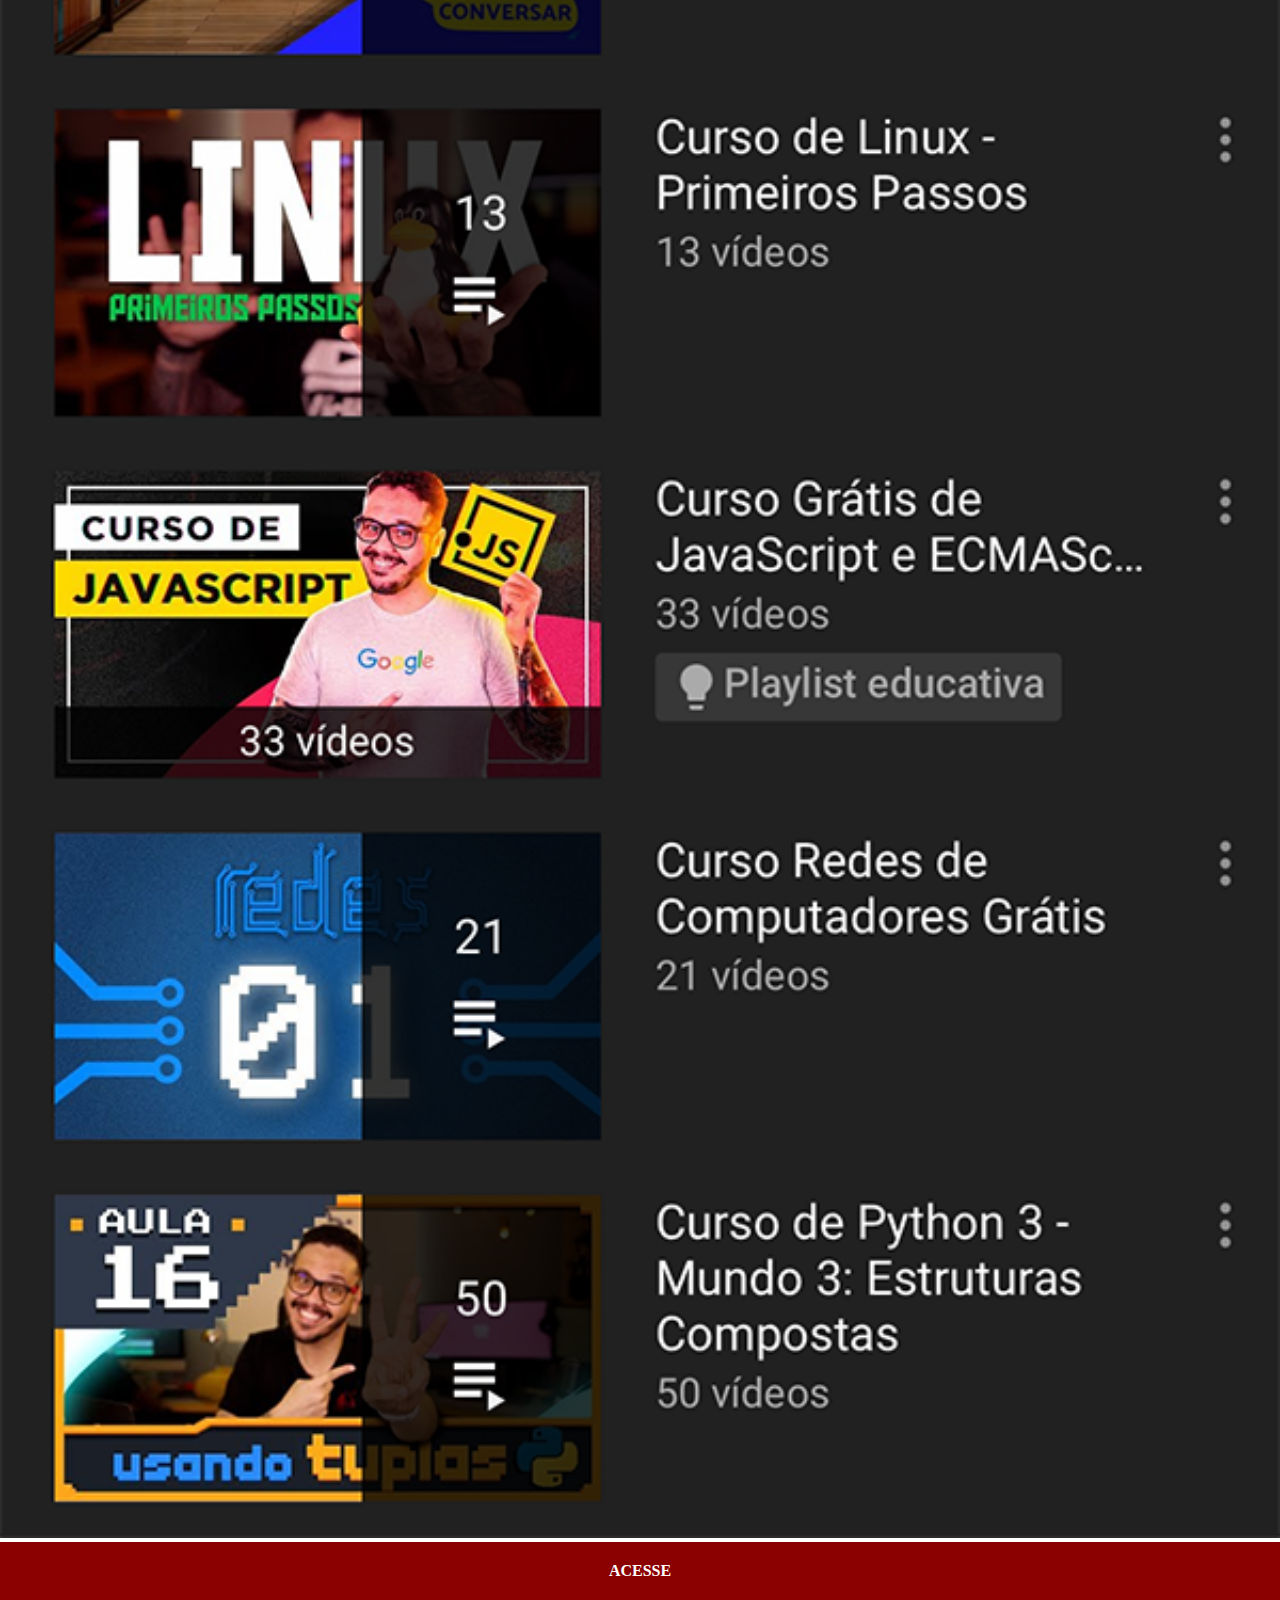
<file: youtube.html>
<!DOCTYPE html>
<html lang="pt-br">
<head>
    <meta charset="UTF-8">
    <meta name="viewport" content="width=device-width, initial-scale=1.0">
    <title>Youtube</title>
   <link rel="stylesheet" href="estilos/social.css">
</head>
<body>
    <img src="imagens/tela-youtube.png" alt="Youtube">
    <a href="https://www.youtube.com/user/cursoemvideo/playlist" target="_blank">ACESSE</a>
</body>
</html>
</file>
<file: estilos/style.css>
@charset "UTF-8";

* {
    margin: 0;
    padding: 0;
    font-family: Arial, Helvetica, sans-serif;
}

html, body {
    height: 100vh;
    width: 100vw;
    background-color: black;
}

body {
    background: url('../imagens/fundo-madeira.jpg') no-repeat top center;
    background-size: cover;
    background-attachment: fixed;
}

main {
    position: relative;
    height: 100vh;
}

section#telefone {
    position: absolute;
    top: 50%;
    left: 50%;
    transform: translate(-50%, -50%);

    height: 627px;
    width: 311px;
    background: url('../imagens/frame-iphone.png') no-repeat;
    
}

iframe#tela {
    position: relative;
    top: 80px;
    left: 22px;
    width: 267px;
    height: 471px;
}

section#redes-sociais {
    text-align: right;
}

section#redes-sociais img {
    width: 50px;
    margin: 10px;
    border-radius: 50%;
    box-shadow: 2px 2px 5px rgba(0, 0, 0, 0.400);
    box-sizing: border-box;
} 

section#redes-sociais img:hover {
    border: 2px solid rgba(255, 255, 255, 0.635);
    transform: translate(-3px, -3px);
    box-shadow: 5px 5px 10px rgba(0, 0, 0, 0.625);
    transition: transform .5s, border 1s;
}
</file>
<file: estilos/social.css>
@charset "UTF-8";

  * {
            margin: 0;
            padding: 0;
        }

        ::-webkit-scrollbar {
            width: 0;
            height: 0;
        }

        img {
            width: 100vw;
        }

        a {
            display: block;
            background-color: darkred;
            color: white;
            padding: 20px;
            text-align: center;
            font-weight: bolder;
            text-decoration: none;
        }

        a:hover {
            background-color: red;
        }
</file>
